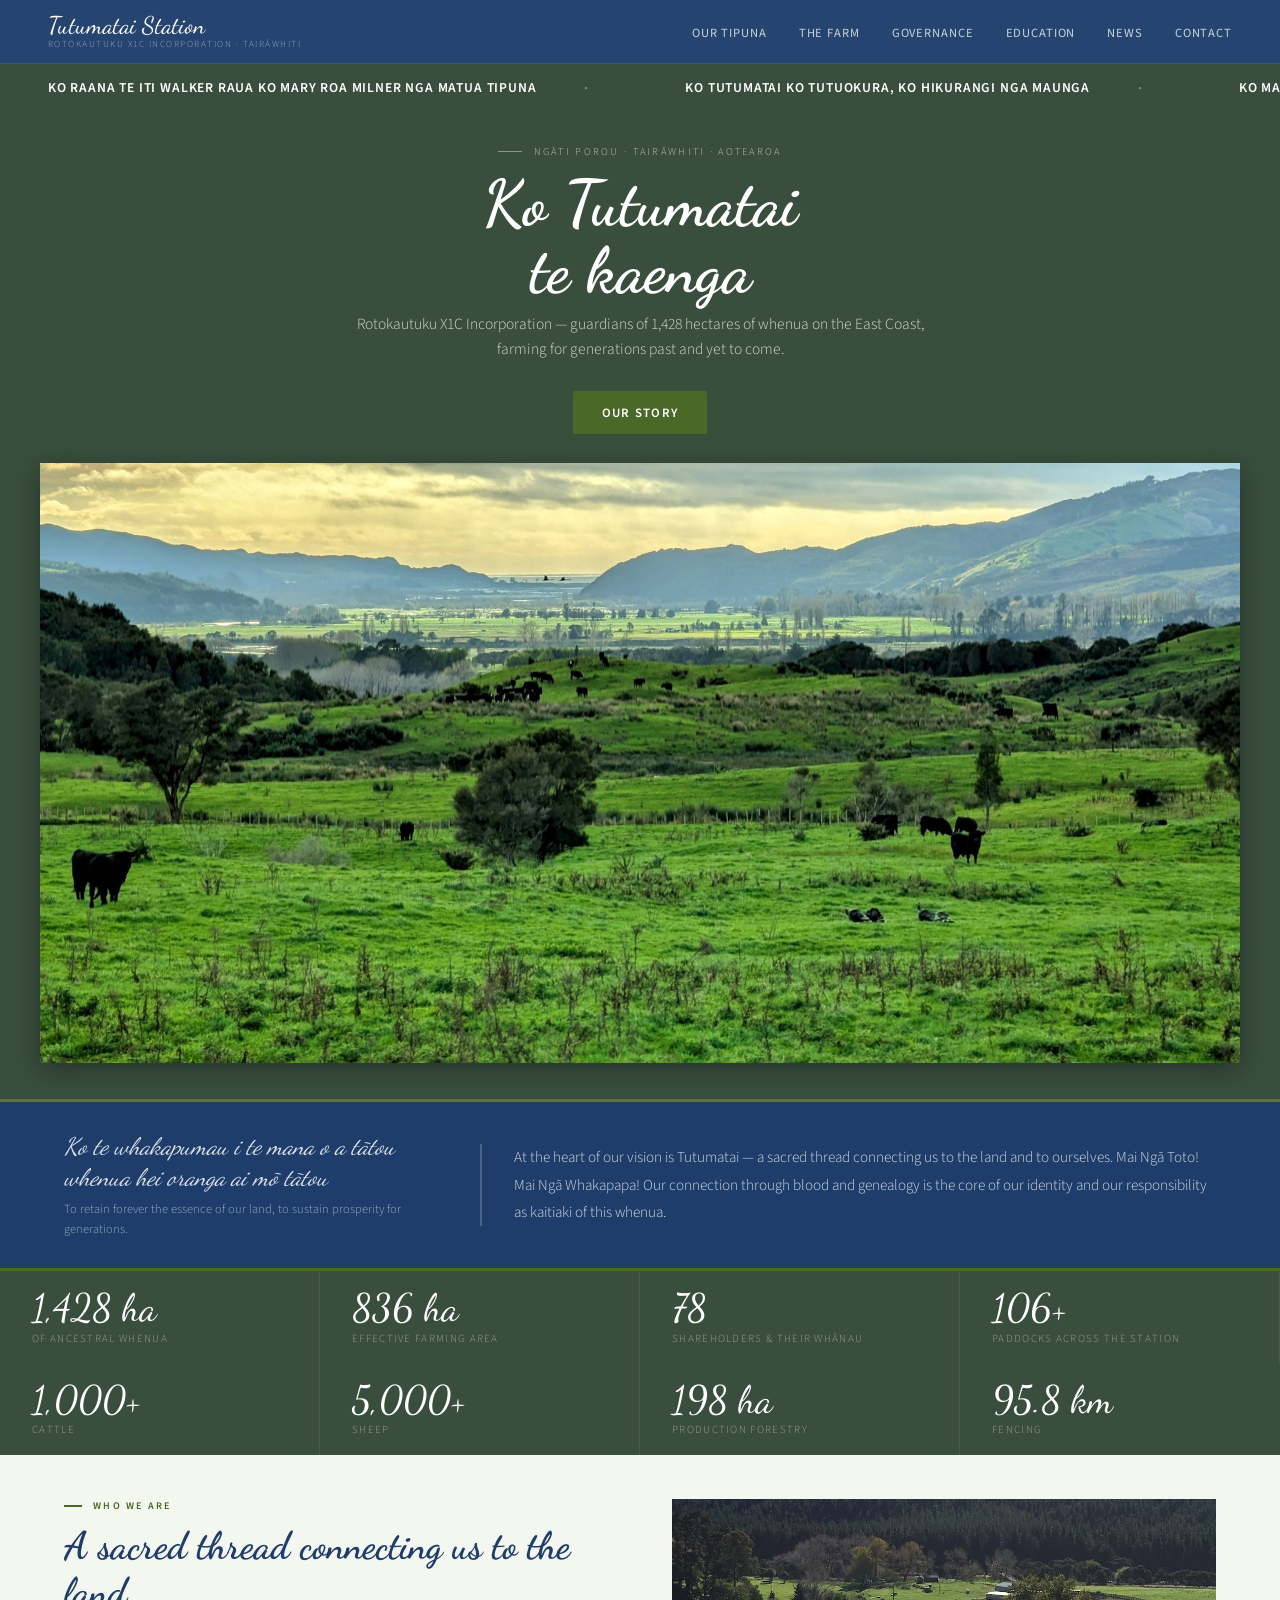
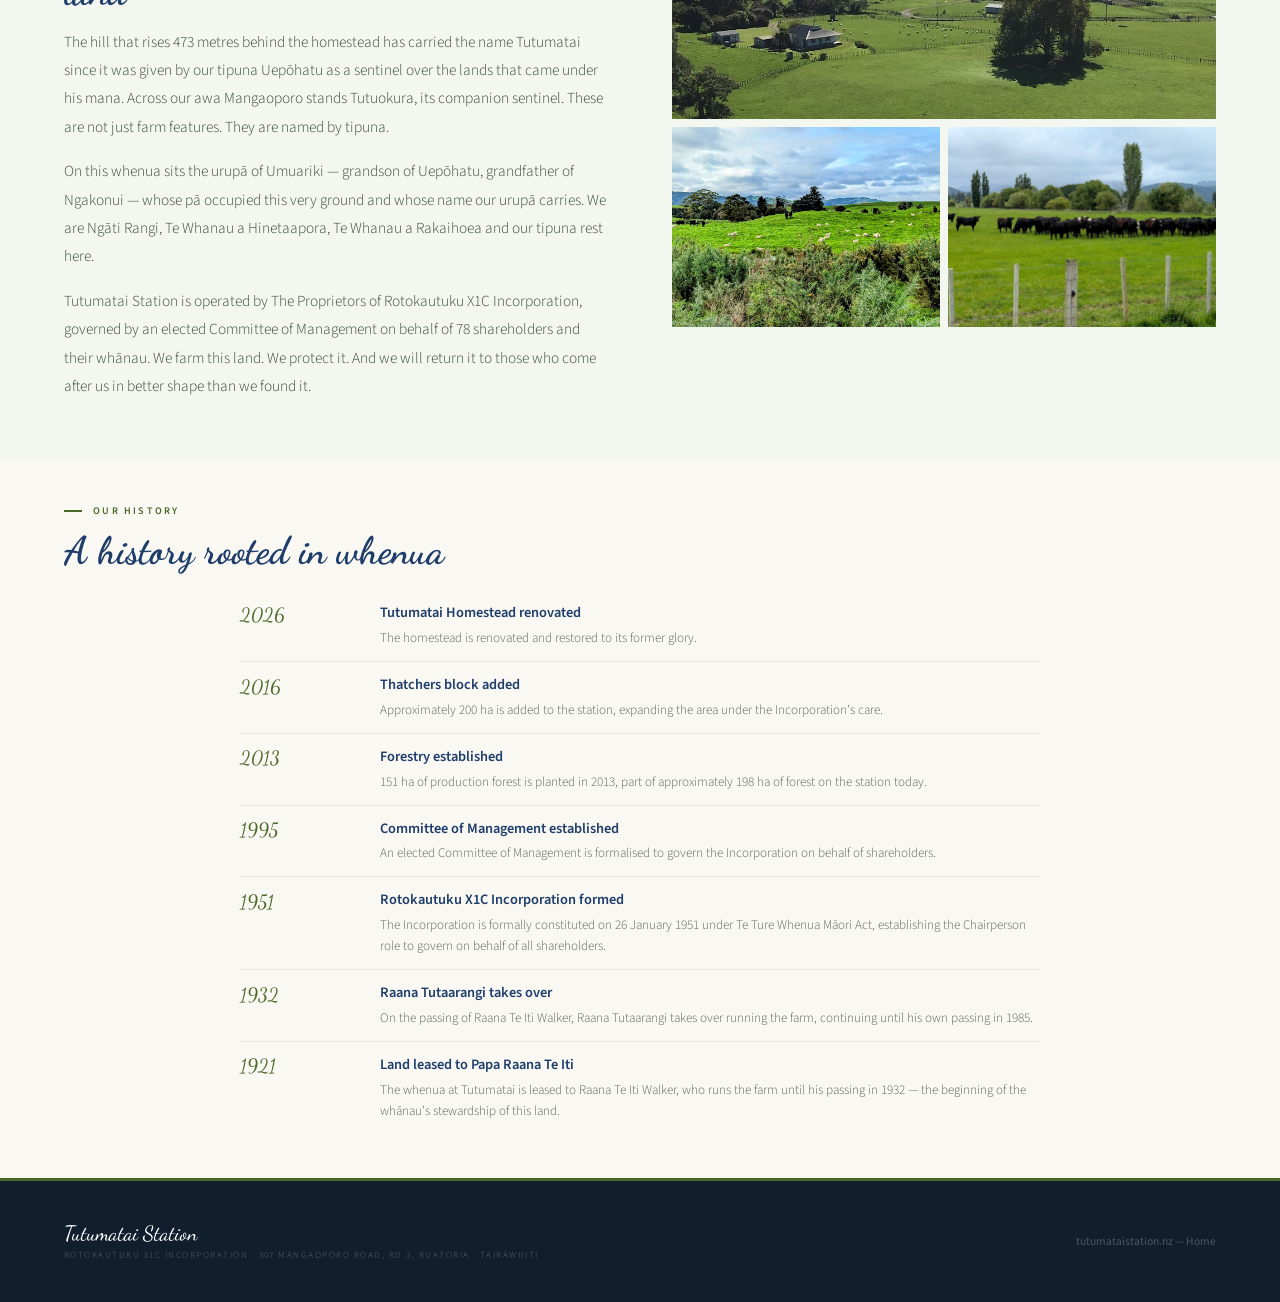
<file: index.html>
<!DOCTYPE html>
<html lang="en">
<head>
<meta charset="UTF-8">
<meta name="description" content="Tutumatai Station — Rotokautuku X1C Incorporation, guardians of 1,428 ha of ancestral whenua near Ruatoria, Tairāwhiti."><meta name="viewport" content="width=device-width,initial-scale=1.0">
<title>Tutumatai Station — Rotokautuku X1C Incorporation</title>
<link rel="icon" href="/favicon.ico" sizes="any">
<link rel="icon" type="image/png" href="/favicon-32.png">
<link rel="apple-touch-icon" href="/apple-touch-icon.png">
<link href="https://fonts.googleapis.com/css2?family=Dancing+Script:wght@600;700&family=Source+Sans+3:ital,wght@0,300;0,400;0,600;1,400&display=swap" rel="stylesheet">
<link rel="stylesheet" href="/styles.css">
<style>
.hero{position:relative;display:flex;align-items:flex-end;overflow:hidden;}
.hero-img{position:absolute;inset:0;background-size:cover;background-position:center center;}
.hero-img::after{content:'';position:absolute;inset:0;background:linear-gradient(to bottom,rgba(0,0,0,0.05) 0%,rgba(0,0,0,0.45) 100%);}
.hero-content{position:relative;z-index:2;padding:0 4rem 4.5rem;max-width:800px;animation:fadeUp 1s ease both;}
@keyframes fadeUp{from{opacity:0;transform:translateY(24px);}to{opacity:1;transform:translateY(0);}}
.eyebrow{font-size:0.65rem;letter-spacing:0.22em;text-transform:uppercase;color:rgba(255,255,255,0.65);margin-bottom:0.7rem;display:flex;align-items:center;gap:0.7rem;font-weight:300;}
.eyebrow::before{content:'';display:block;width:24px;height:1px;background:rgba(255,255,255,0.4);}
.hero h1{font-family:'Dancing Script',cursive;font-size:clamp(2.2rem,5vw,4.2rem);color:white;line-height:1.05;text-shadow:0 2px 20px rgba(0,0,0,0.3);margin-bottom:0.5rem;}
.hero-sub{color:rgba(255,255,255,0.78);font-size:0.97rem;font-weight:300;max-width:500px;line-height:1.6;}
.hero-identity{position:absolute;bottom:2.8rem;right:3rem;z-index:3;text-align:right;}
.hero-identity .sname{font-family:'Dancing Script',cursive;font-size:2.2rem;color:white;text-shadow:0 2px 12px rgba(0,0,0,0.4);}
.hero-identity .ssub{font-size:0.7rem;letter-spacing:0.12em;text-transform:uppercase;color:rgba(255,255,255,0.72);font-weight:300;margin-top:0.2rem;}
.hero-identity .saddr{font-size:0.66rem;color:rgba(255,255,255,0.55);font-weight:300;margin-top:0.1rem;}
.ctas{display:flex;gap:1rem;align-items:center;margin-top:1.8rem;flex-wrap:wrap;}
.btn-p{background:var(--pasture);color:white;padding:0.8rem 1.8rem;font-family:'Source Sans 3',sans-serif;font-size:0.8rem;font-weight:600;letter-spacing:0.1em;text-transform:uppercase;text-decoration:none;border-radius:2px;}
.btn-g{color:rgba(255,255,255,0.82);font-size:0.8rem;letter-spacing:0.1em;text-transform:uppercase;text-decoration:none;display:flex;align-items:center;gap:0.4rem;}
.btn-g::after{content:'→';}
.section.sky{background:var(--light-sky);}
.lead,.body-p{color:var(--text-mid);font-size:0.96rem;line-height:1.85;font-weight:300;max-width:700px;margin-bottom:1rem;}
.stats-strip{background:#394e3d;display:grid;grid-template-columns:repeat(4,1fr);border-top:3px solid var(--pasture);}
.stat{padding:1.1rem 2rem;border-right:1px solid rgba(255,255,255,0.08);}
.stat:last-child{border-right:none;}
.stat-num{font-family:'Dancing Script',cursive;font-size:2.4rem;color:white;line-height:1;margin-bottom:0.2rem;}
.stat-label{font-size:0.68rem;letter-spacing:0.12em;text-transform:uppercase;color:rgba(255,255,255,0.45);font-weight:300;}
.ticker{background:#394e3d;overflow:hidden;padding:0.9rem 0;}
.ticker-inner{display:flex;animation:ticker 50s linear infinite;white-space:nowrap;width:max-content;}
@keyframes ticker{from{transform:translateX(0);}to{transform:translateX(-50%);}}
.ticker-item{font-size:0.85rem;letter-spacing:0.06em;text-transform:uppercase;color:white;font-weight:600;padding:0 3rem;}
.ticker-item::after{content:'·';margin-left:3rem;color:rgba(255,255,255,0.4);}
.about-grid{display:grid;grid-template-columns:1fr 1fr;gap:4rem;align-items:start;max-width:1200px;margin:0 auto;}
.photo-stack{display:grid;grid-template-columns:1fr 1fr;gap:8px;}
.photo-stack img{width:100%;height:200px;object-fit:cover;display:block;}
.photo-stack img.tall{grid-column:1/-1;height:220px;}
.ph-wrap{position:relative;background:#2a3a2a;}
.ph-wrap img{display:block;width:100%;height:100%;object-fit:cover;}
.ph-label{position:absolute;inset:0;display:flex;align-items:center;justify-content:center;flex-direction:column;gap:6px;opacity:0;}
.ph-wrap img[data-src],.ph-wrap img:not([src]){opacity:0;}
.zones{display:grid;grid-template-columns:1fr 1fr;gap:2px;max-width:1100px;margin:2rem auto 0;}
.zone{padding:2.5rem;}
.zone.pub{background:white;}
.zone.priv{background:var(--sky-dark);}
.zone-badge{display:inline-block;font-size:0.58rem;letter-spacing:0.18em;text-transform:uppercase;padding:0.28rem 0.7rem;margin-bottom:1.2rem;font-weight:600;border-radius:1px;}
.zone.pub .zone-badge{background:var(--pasture);color:white;}
.zone.priv .zone-badge{background:rgba(255,255,255,0.12);color:rgba(255,255,255,0.75);}
.zone h3{font-family:'Dancing Script',cursive;font-size:1.5rem;margin-bottom:0.5rem;}
.zone.pub h3{color:var(--sky-dark);}
.zone.priv h3{color:white;}
.zone-desc{font-size:0.84rem;line-height:1.6;margin-bottom:1.4rem;font-weight:300;}
.zone.pub .zone-desc{color:var(--text-mid);}
.zone.priv .zone-desc{color:rgba(255,255,255,0.6);}
.page-list{list-style:none;display:flex;flex-direction:column;gap:0.5rem;}
.page-list li{display:flex;align-items:center;gap:0.6rem;font-size:0.82rem;}
.page-list li::before{content:'';display:block;width:5px;height:5px;border-radius:50%;flex-shrink:0;}
.zone.pub .page-list li{color:var(--text-mid);}
.zone.pub .page-list li::before{background:var(--pasture);}
.zone.priv .page-list li{color:rgba(255,255,255,0.75);}
.zone.priv .page-list li::before{background:rgba(255,255,255,0.3);}
.page-list a{color:inherit;text-decoration:none;}
.values-grid{display:grid;grid-template-columns:repeat(3,1fr);gap:1.5rem;margin-top:2rem;}
.val-card{background:white;border-top:3px solid var(--pasture);padding:1.8rem;}
.val-card h3{font-family:'Dancing Script',cursive;font-size:1.3rem;color:var(--sky-dark);margin-bottom:0.5rem;}
.val-card p{font-size:0.82rem;color:var(--text-light);line-height:1.65;font-weight:300;}
@media(max-width:768px){
  nav{padding:0 1.2rem;}
  .nav-links{display:none;}
  .nav-hamburger{display:flex;}
  .nav-mobile.open{display:block;}
  .hero-content{padding:0 1.5rem 2.5rem;max-width:100%;}
  .hero-identity{display:none;}
  .stats-strip{grid-template-columns:1fr 1fr;}
  .stat{padding:1.2rem 1rem;}
  .about-grid{grid-template-columns:1fr;gap:2rem;}
  .photo-stack{grid-template-columns:1fr;}
  .photo-stack img.tall{height:200px;}
  .zones{grid-template-columns:1fr;}
  .values-grid{grid-template-columns:1fr;}
  .section{padding:2rem 1.25rem;}
  footer{flex-direction:column;gap:1rem;padding:2rem 1.5rem;text-align:center;}
}
@media(max-width:480px){
  .hero h1{font-size:2rem;}
  .stats-strip{grid-template-columns:1fr 1fr;}
  .stat{padding:1rem 0.8rem;}
  .stat-num{font-size:1.6rem;}
}
.val-reo{font-family:'Dancing Script',cursive;color:var(--pasture);font-size:1.05rem;margin:-0.4rem 0 0.5rem;letter-spacing:0.02em;}
.vision-band{background:var(--sky-dark);padding:1.8rem 4rem;display:grid;grid-template-columns:1fr 2fr;gap:3rem;align-items:center;border-top:3px solid var(--pasture-light);}
.vision-te-reo{font-family:'Dancing Script',cursive;font-size:1.5rem;color:rgba(255,255,255,0.85);line-height:1.3;font-style:italic;}
.vision-translation{color:rgba(255,255,255,0.55);font-size:0.78rem;line-height:1.6;font-weight:300;margin-top:0.4rem;}
.vision-body{color:rgba(255,255,255,0.8);font-size:0.95rem;line-height:1.8;font-weight:300;border-left:2px solid rgba(255,255,255,0.2);padding-left:2rem;}
.land-blocks{display:grid;grid-template-columns:repeat(3,1fr);gap:1px;background:rgba(74,104,40,0.12);border:1px solid rgba(74,104,40,0.12);max-width:1200px;margin:2rem auto 0;}
.land-block{background:white;padding:1.6rem;}
.land-block-num{font-family:'Dancing Script',cursive;font-size:2.2rem;color:var(--pasture);line-height:1;margin-bottom:0.2rem;}
.land-block-label{font-size:0.8rem;font-weight:600;color:var(--sky-dark);margin-bottom:0.3rem;}
.land-block-desc{font-size:0.75rem;color:var(--text-light);line-height:1.5;font-weight:300;}
@media(max-width:900px){.land-blocks{grid-template-columns:1fr 1fr;}}
@media(max-width:768px){.vision-band{grid-template-columns:1fr;padding:2rem 1.5rem;gap:1.5rem;}.vision-body{border-left:none;padding-left:0;border-top:1px solid rgba(255,255,255,0.2);padding-top:1rem;}.land-blocks{grid-template-columns:1fr;}}
.tl{display:flex;flex-direction:column;gap:0;max-width:800px;margin:1rem auto 0;}
.tl-item{display:grid;grid-template-columns:120px 1fr;gap:1.25rem;padding:0.75rem 0;border-bottom:1px solid rgba(74,104,40,0.12);}
.tl-item:last-child{border-bottom:none;}
.tl-year{font-family:'Dancing Script',cursive;font-size:1.2rem;color:var(--pasture);line-height:1.1;padding-top:0.1rem;white-space:nowrap;}
.tl-content h4{font-size:0.9rem;font-weight:600;color:var(--sky-dark);margin-bottom:0.3rem;}
.tl-content p{font-size:0.82rem;color:var(--text-light);line-height:1.6;font-weight:300;}
@media(max-width:768px){.tl-item{grid-template-columns:80px 1fr;gap:1rem;}}
</style>
</head>
<body>

<!-- ✏️ NAV — do not edit structure -->
<nav>
  <a href="/index.html" class="nav-logo">Tutumatai Station<span>Rotokautuku X1C Incorporation · Tairāwhiti</span></a>
  <ul class="nav-links">
    <li><a href="/about.html">Our Tipuna</a></li>
    <li><a href="/farm.html">The Farm</a></li>
    <li><a href="/governance.html">Governance</a></li>
    <li><a href="/education.html">Education</a></li>
    <li><a href="/news.html">News</a></li>
    <li><a href="/contact.html">Contact</a></li>
  </ul>
  <button class="nav-hamburger" id="hamburger" aria-label="Menu">
    <span></span><span></span><span></span>
  </button>
</nav>
<div class="nav-mobile" id="mobileNav">
  <a href="/about.html">Our Tipuna</a>
  <a href="/farm.html">The Farm</a>
  <a href="/governance.html">Governance</a>
  <a href="/education.html">Education</a>
  <a href="/news.html">News</a>
  <a href="/contact.html">Contact</a>
</div>

<!-- ✏️ Pepeha ticker — edit lines between span tags -->
<div class="ticker" style="margin-top:64px;">
  <div class="ticker-inner">
    <span class="ticker-item">Ko Raana Te Iti Walker raua ko Mary Roa Milner nga matua tipuna</span>
    <span class="ticker-item">Ko Tutumatai ko Tutuokura, ko Hikurangi nga maunga</span>
    <span class="ticker-item">Ko Mangaoporo, Ko Waiapu nga awa</span>
    <span class="ticker-item">Ko Rotokautuku te whenua</span>
    <span class="ticker-item">Ko Umuariki te urupa</span>
    <span class="ticker-item">Ko Tutumatai te kaenga</span>
    <span class="ticker-item">Ko Horouta te waka</span>
    <span class="ticker-item">Ko Ngati Rangi, Ko Te Whanau a Rakaihoea, ko Te Whanau a Hinetaapora nga hapu</span>
    <span class="ticker-item">Ko Ngati Porou te iwi</span>
    <span class="ticker-item">Ko Raana Te Iti Walker raua ko Mary Roa Milner nga matua tipuna</span>
    <span class="ticker-item">Ko Tutumatai ko Tutuokura, ko Hikurangi nga maunga</span>
    <span class="ticker-item">Ko Mangaoporo, Ko Waiapu nga awa</span>
    <span class="ticker-item">Ko Rotokautuku te whenua</span>
    <span class="ticker-item">Ko Umuariki te urupa</span>
    <span class="ticker-item">Ko Tutumatai te kaenga</span>
    <span class="ticker-item">Ko Horouta te waka</span>
    <span class="ticker-item">Ko Ngati Rangi, Ko Te Whanau a Rakaihoea, ko Te Whanau a Hinetaapora nga hapu</span>
    <span class="ticker-item">Ko Ngati Porou te iwi</span>
  </div>
</div>

<!-- ✏️ Hero photo: change home-hero.jpg to swap -->
<section class="framed-hero" style="margin-top:0;">
  <div class="eyebrow">Ngāti Porou · Tairāwhiti · Aotearoa</div>
  <h1>Ko Tutumatai<br>te kaenga</h1>
  <p class="hero-sub">Rotokautuku X1C Incorporation — guardians of 1,428 hectares of whenua on the East Coast, farming for generations past and yet to come.</p>
  <div class="ctas">
      <a href="/about.html" class="btn-p">Our Story</a>
    </div>
  <img src="/images/home-hero-web.jpg?v=20261015a" class="fh-photo" alt="The valley at Tutumatai Station" style="object-position:center center;">
</section>

<!-- ✏️ GREEN BANNER (vision) — sits directly under the hero -->
<div class="vision-band">
  <div>
    <div class="vision-te-reo">Ko te whakapumau i te mana o a tātou whenua hei oranga ai mō tātou</div>
    <div class="vision-translation">To retain forever the essence of our land, to sustain prosperity for generations.</div>
  </div>
  <div class="vision-body">
    At the heart of our vision is Tutumatai — a sacred thread connecting us to the land and to ourselves. Mai Ngā Toto! Mai Ngā Whakapapa! Our connection through blood and genealogy is the core of our identity and our responsibility as kaitiaki of this whenua.
  </div>
</div>

<!-- ✏️ Stats — change numbers and labels -->
<div class="stats-strip">
  <div class="stat"><div class="stat-num">1,428 ha</div><div class="stat-label">Of ancestral whenua</div></div>
  <div class="stat"><div class="stat-num">836 ha</div><div class="stat-label">Effective farming area</div></div>
  <div class="stat"><div class="stat-num">78</div><div class="stat-label">Shareholders &amp; their whānau</div></div>
  <div class="stat"><div class="stat-num">106+</div><div class="stat-label">Paddocks across the station</div></div>
  <div class="stat"><div class="stat-num">1,000+</div><div class="stat-label">Cattle</div></div>
  <div class="stat"><div class="stat-num">5,000+</div><div class="stat-label">Sheep</div></div>
  <div class="stat"><div class="stat-num">198 ha</div><div class="stat-label">Production forestry</div></div>
  <div class="stat"><div class="stat-num">95.8 km</div><div class="stat-label">Fencing</div></div>
</div>

<!-- ✏️ About section text -->
<section class="section">
  <div class="about-grid">
    <div>
      <div class="sec-label">Who we are</div>
      <h2>A sacred thread connecting us to the land</h2>
      <p class="body-p">The hill that rises 473 metres behind the homestead has carried the name Tutumatai since it was given by our tipuna Uepōhatu as a sentinel over the lands that came under his mana. Across our awa Mangaoporo stands Tutuokura, its companion sentinel. These are not just farm features. They are named by tipuna.</p>
      <p class="body-p">On this whenua sits the urupā of Umuariki — grandson of Uepōhatu, grandfather of Ngakonui — whose pā occupied this very ground and whose name our urupā carries. We are Ngāti Rangi, Te Whanau a Hinetaapora, Te Whanau a Rakaihoea and our tipuna rest here.</p>
      <p class="body-p">Tutumatai Station is operated by The Proprietors of Rotokautuku X1C Incorporation, governed by an elected Committee of Management on behalf of 78 shareholders and their whānau. We farm this land. We protect it. And we will return it to those who come after us in better shape than we found it.</p>
    </div>
    <!-- ✏️ Home about photos: home-1.jpg (tall), home-2.jpg (bottom left), home-3.jpg (bottom right) -->
    <div class="photo-stack">
      <img src="/images/home-3.jpg" alt="Station landscape" class="tall"
           onerror="this.outerHTML='<div class=\'ph-wrap tall\' style=\'height:220px;grid-column:1/-1;background:#2a3a2a;display:flex;align-items:center;justify-content:center;\'><span style=\'font-family:monospace;font-size:0.65rem;color:rgba(255,255,255,0.5);padding:0.3rem 0.6rem;background:rgba(0,0,0,0.4);border-radius:2px;\'>home-3.jpg</span></div>'">
      <img src="/images/home-2.jpg" alt="Cattle on the station"
           onerror="this.outerHTML='<div style=\'height:200px;background:#2a3a2a;display:flex;align-items:center;justify-content:center;\'><span style=\'font-family:monospace;font-size:0.65rem;color:rgba(255,255,255,0.5);padding:0.3rem 0.6rem;background:rgba(0,0,0,0.4);border-radius:2px;\'>home-2.jpg</span></div>'">
      <img src="/images/home-1.jpg" alt="Cattle at dusk"
           onerror="this.outerHTML='<div style=\'height:200px;background:#2a3a2a;display:flex;align-items:center;justify-content:center;\'><span style=\'font-family:monospace;font-size:0.65rem;color:rgba(255,255,255,0.5);padding:0.3rem 0.6rem;background:rgba(0,0,0,0.4);border-radius:2px;\'>home-1.jpg</span></div>'">
    </div>
  </div>
</section>

<!-- ✏️ HISTORY TIMELINE — the whenua (moved from Our Tipuna) -->
<section class="section cream">
  <div class="inner">
    <div class="sec-label">Our history</div>
    <h2>A history rooted in whenua</h2>
    <div class="tl">
      <div class="tl-item"><div class="tl-year">2026</div><div class="tl-content"><h4>Tutumatai Homestead renovated</h4><p>The homestead is renovated and restored to its former glory.</p></div></div>
      <div class="tl-item"><div class="tl-year">2016</div><div class="tl-content"><h4>Thatchers block added</h4><p>Approximately 200 ha is added to the station, expanding the area under the Incorporation’s care.</p></div></div>
      <div class="tl-item"><div class="tl-year">2013</div><div class="tl-content"><h4>Forestry established</h4><p>151 ha of production forest is planted in 2013, part of approximately 198 ha of forest on the station today.</p></div></div>
      <div class="tl-item"><div class="tl-year">1995</div><div class="tl-content"><h4>Committee of Management established</h4><p>An elected Committee of Management is formalised to govern the Incorporation on behalf of shareholders.</p></div></div>
      <div class="tl-item"><div class="tl-year">1951</div><div class="tl-content"><h4>Rotokautuku X1C Incorporation formed</h4><p>The Incorporation is formally constituted on 26 January 1951 under Te Ture Whenua Māori Act, establishing the Chairperson role to govern on behalf of all shareholders.</p></div></div>
      <div class="tl-item"><div class="tl-year">1932</div><div class="tl-content"><h4>Raana Tutaarangi takes over</h4><p>On the passing of Raana Te Iti Walker, Raana Tutaarangi takes over running the farm, continuing until his own passing in 1985.</p></div></div>
      <div class="tl-item"><div class="tl-year">1921</div><div class="tl-content"><h4>Land leased to Papa Raana Te Iti</h4><p>The whenua at Tutumatai is leased to Raana Te Iti Walker, who runs the farm until his passing in 1932 — the beginning of the whānau’s stewardship of this land.</p></div></div>
    </div>
  </div>
</section>

<footer>
  <div class="logo">Tutumatai Station<span>Rotokautuku X1C Incorporation · 307 Mangaoporo Road, RD 3, Ruatoria · Tairāwhiti</span></div>
  <p>tutumataistation.nz — Home</p>
</footer>

<script>
const btn = document.getElementById('hamburger');
const mob = document.getElementById('mobileNav');
btn.addEventListener('click', () => mob.classList.toggle('open'));
document.querySelectorAll('.nav-mobile a').forEach(a => a.addEventListener('click', () => mob.classList.remove('open')));
</script>
</body>
</html>
</file>
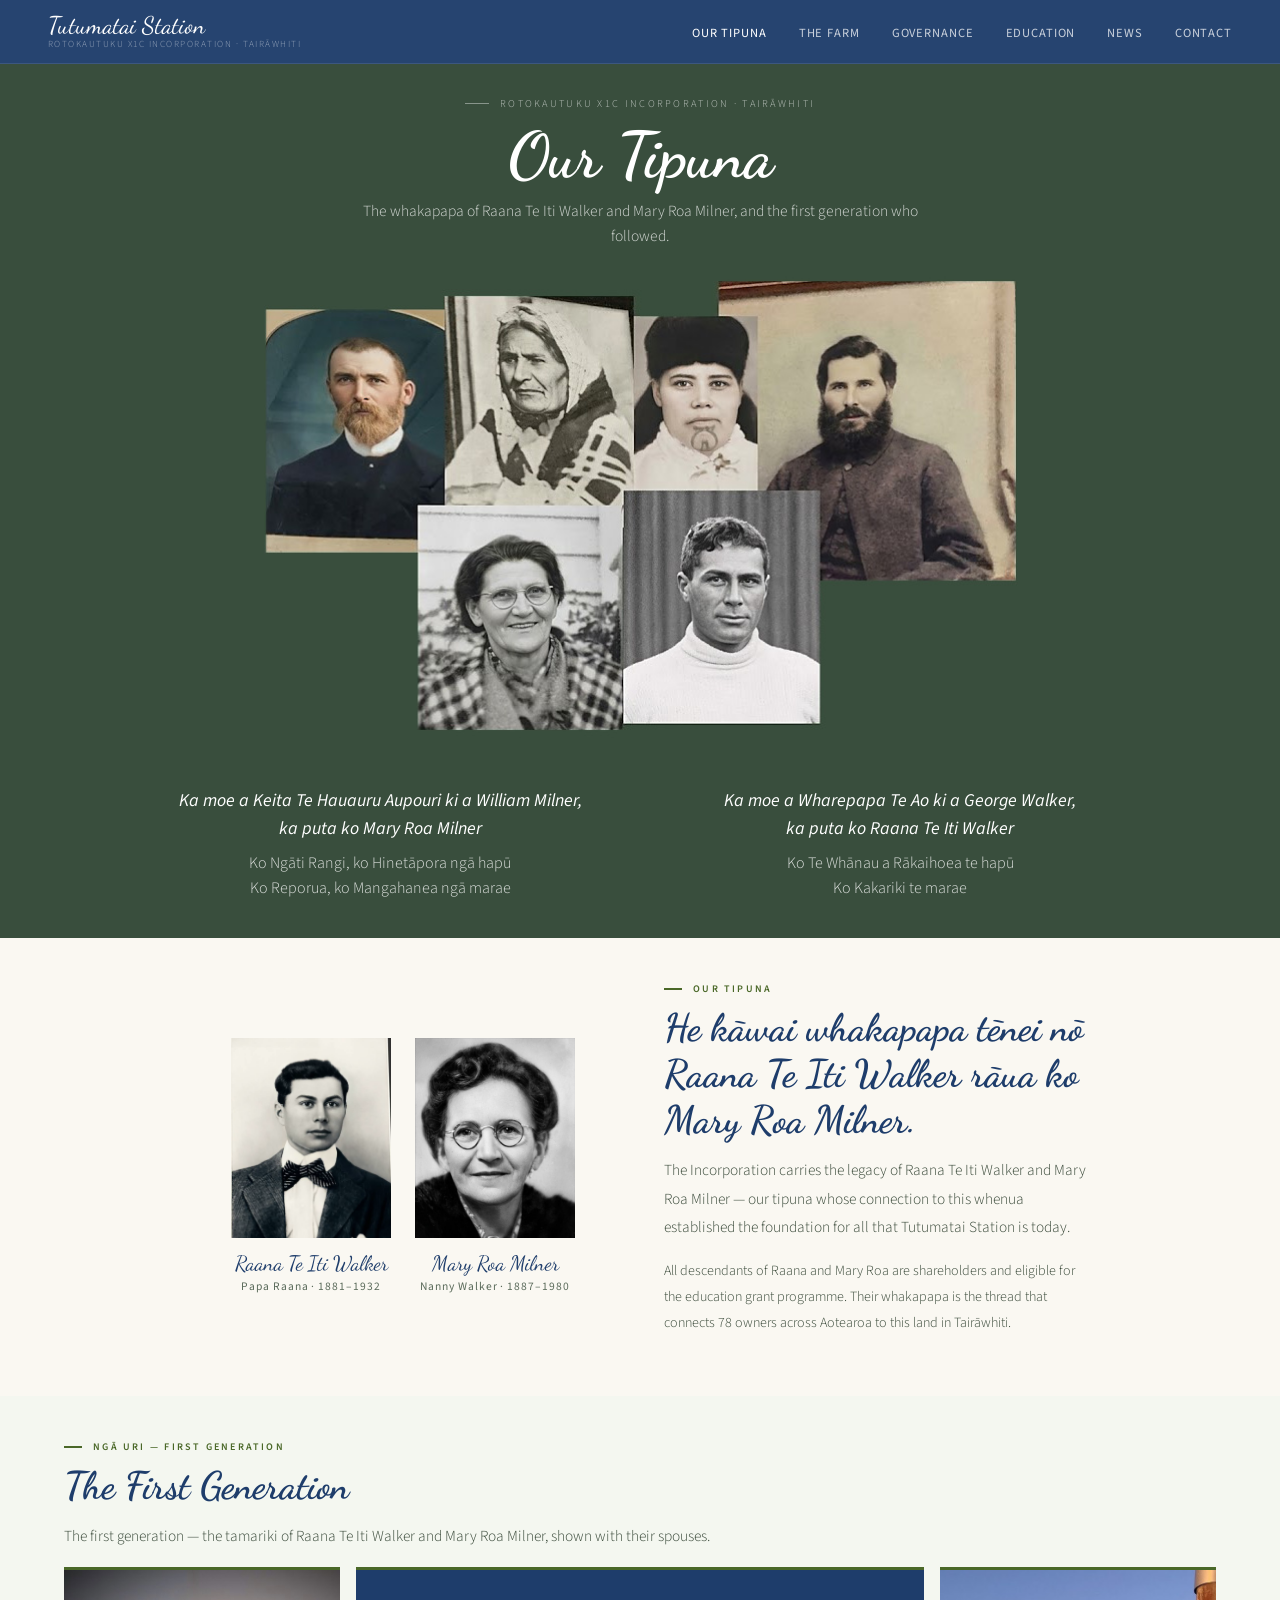
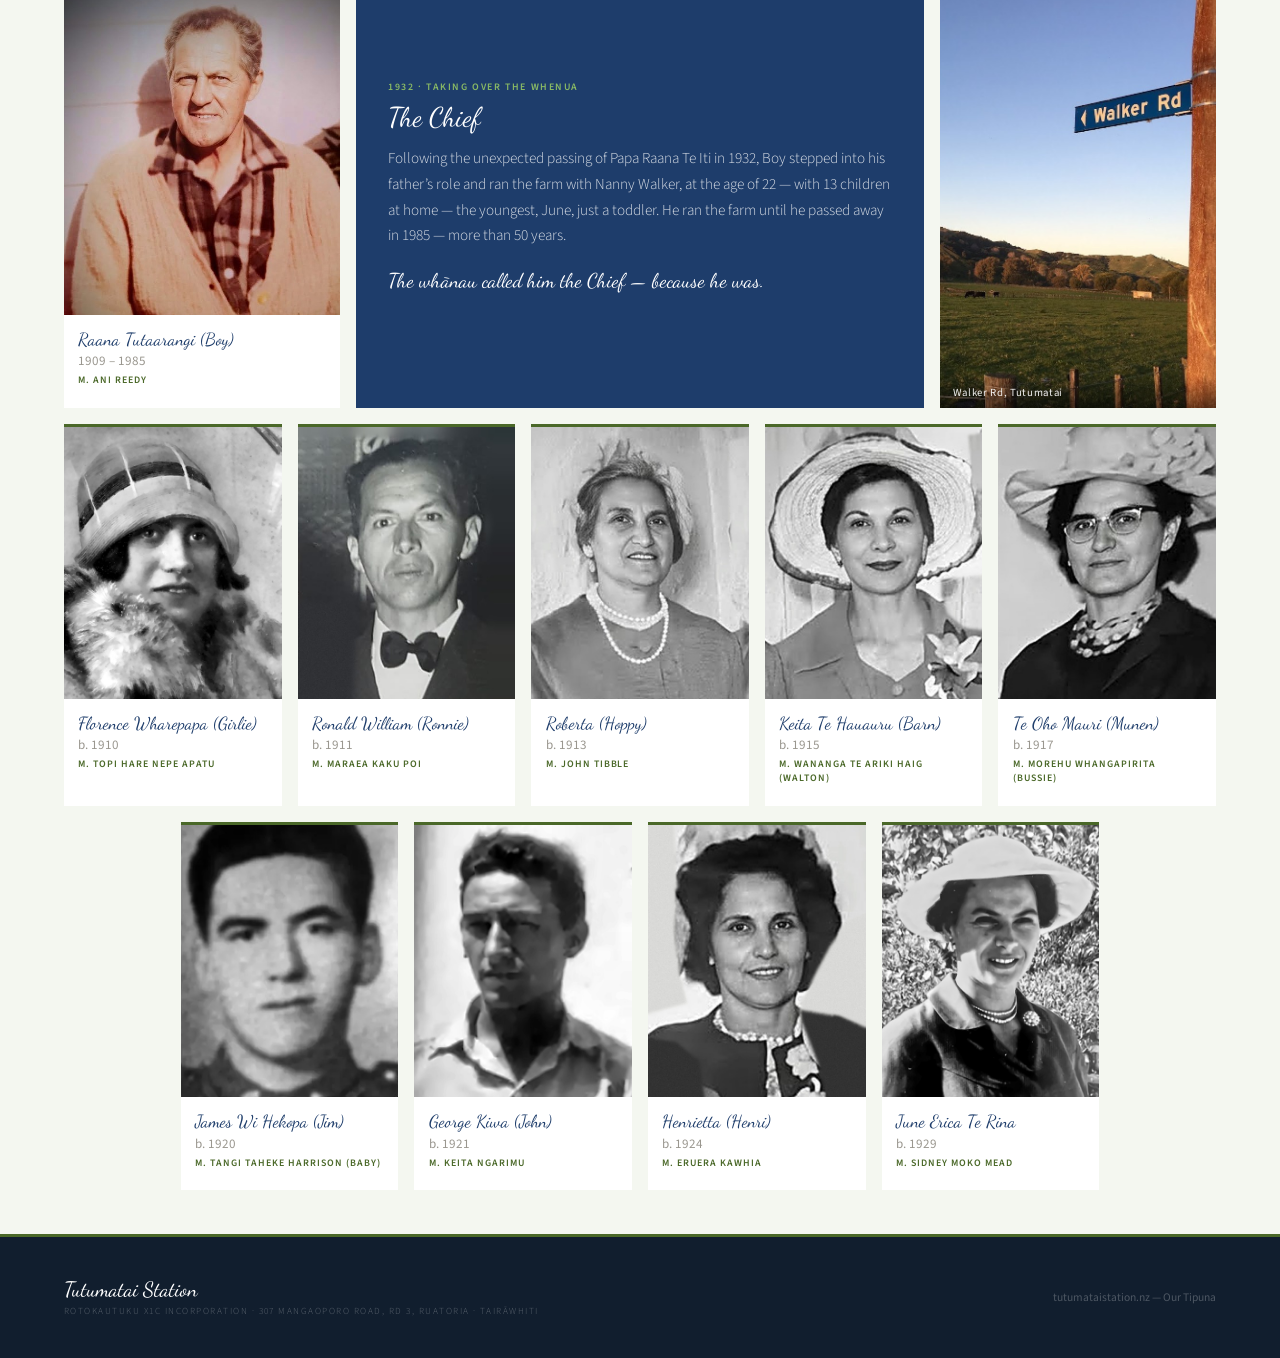
<file: about.html>
<!DOCTYPE html>
<html lang="en">
<head>
<meta charset="UTF-8">
<meta name="description" content="Our tipuna — the whakapapa of Raana Te Iti Walker and Mary Roa Milner, and the first generation of Tutumatai Station."><meta name="viewport" content="width=device-width,initial-scale=1.0">
<title>Our Tipuna — Tutumatai Station</title>
<link rel="icon" href="/favicon.ico" sizes="any">
<link rel="icon" type="image/png" href="/favicon-32.png">
<link rel="apple-touch-icon" href="/apple-touch-icon.png">
<link href="https://fonts.googleapis.com/css2?family=Dancing+Script:wght@600;700&family=Source+Sans+3:ital,wght@0,300;0,400;0,600;1,400&display=swap" rel="stylesheet">
<link rel="stylesheet" href="/styles.css">
<style>
.tipuna-hero{margin-top:64px;background:#394e3d;color:white;padding:2rem 2rem 2.25rem;text-align:center;}
.th-head{max-width:1000px;margin:0 auto 1.5rem;}
.th-head .eyebrow{justify-content:center;}
.tipuna-hero h1{font-family:'Dancing Script',cursive;font-size:clamp(2.2rem,5vw,4.2rem);color:white;line-height:1.05;}
.th-sub{color:rgba(255,255,255,0.78);font-size:0.97rem;font-weight:300;max-width:560px;line-height:1.6;margin:0.6rem auto 0;}
.th-img{display:block;width:100%;max-width:800px;height:auto;margin:0 auto;}
.th-whakapapa{display:grid;grid-template-columns:1fr 1fr;gap:2.5rem;max-width:1000px;margin:2rem auto 0;}
.th-whakapapa p{color:rgba(255,255,255,0.82);font-size:1rem;font-weight:300;line-height:1.6;}
.th-whakapapa p.th-lead{color:white;font-size:1.12rem;font-weight:400;font-style:italic;margin-bottom:0.4rem;}
@media(max-width:700px){.tipuna-hero{padding:2rem 1rem 2.5rem;}.th-whakapapa{grid-template-columns:1fr;gap:1.5rem;}}
.hero{margin-top:64px;position:relative;display:flex;align-items:flex-end;overflow:hidden;}
.hero-img{position:absolute;inset:0;background-size:cover;background-position:center center;}
.hero-img::after{content:'';position:absolute;inset:0;background:linear-gradient(to bottom,rgba(0,0,0,0.05) 0%,rgba(0,0,0,0.45) 100%);}
.hero-content{position:relative;z-index:2;padding:0 4rem 3rem;}
.eyebrow{font-size:0.65rem;letter-spacing:0.22em;text-transform:uppercase;color:rgba(255,255,255,0.65);margin-bottom:0.7rem;display:flex;align-items:center;gap:0.7rem;font-weight:300;}
.eyebrow::before{content:'';display:block;width:24px;height:1px;background:rgba(255,255,255,0.4);}
.hero h1{font-family:'Dancing Script',cursive;font-size:clamp(2.2rem,5vw,4.2rem);color:white;line-height:1.05;text-shadow:0 2px 20px rgba(0,0,0,0.3);margin-bottom:0.5rem;}
.hero-sub{color:rgba(255,255,255,0.78);font-size:0.97rem;font-weight:300;max-width:500px;line-height:1.6;}
.section.sky{background:var(--light-sky);}
.lead{color:var(--text-mid);font-size:0.96rem;line-height:1.85;font-weight:300;max-width:700px;margin-bottom:1rem;}
.founders{display:grid;grid-template-columns:1fr 1fr;gap:3rem;align-items:center;max-width:900px;margin:0 auto;}
.founder-photos{display:flex;gap:1.5rem;justify-content:center;}
.founder-card{text-align:center;}
.founder-img{width:160px;height:200px;object-fit:cover;object-position:center top;filter:grayscale(20%);display:block;margin:0 auto 0.8rem;}
.founder-ph{width:160px;height:200px;background:#2a3a2a;display:flex;align-items:center;justify-content:center;margin:0 auto 0.8rem;}
.founder-ph span{font-family:monospace;font-size:0.6rem;color:rgba(255,255,255,0.5);background:rgba(0,0,0,0.4);padding:0.2rem 0.4rem;border-radius:2px;text-align:center;}
.founder-card .fname{font-family:'Dancing Script',cursive;font-size:1.3rem;color:var(--sky-dark);}
.founder-card .fdates{font-size:0.72rem;color:var(--text-light);letter-spacing:0.08em;margin-top:0.1rem;}
.strand-title{font-family:'Dancing Script',cursive;font-size:1.5rem;color:var(--sky-dark);margin:2.5rem 0 0.3rem;}
.strand-sub{font-size:0.78rem;color:var(--text-light);font-weight:300;margin-bottom:0.5rem;}
.tl{display:flex;flex-direction:column;gap:0;max-width:800px;margin:1rem auto 0;}
.tl-item{display:grid;grid-template-columns:120px 1fr;gap:1.25rem;padding:0.75rem 0;border-bottom:1px solid rgba(74,104,40,0.12);}
.tl-item:last-child{border-bottom:none;}
.tl-year{font-family:'Dancing Script',cursive;font-size:1.2rem;color:var(--pasture);line-height:1.1;padding-top:0.1rem;white-space:nowrap;}
.tl-content h4{font-size:0.9rem;font-weight:600;color:var(--sky-dark);margin-bottom:0.3rem;}
.tl-content p{font-size:0.82rem;color:var(--text-light);line-height:1.6;font-weight:300;}
@media(max-width:768px){
  nav{padding:0 1.2rem;}
  .nav-links{display:none;}
  .nav-hamburger{display:flex;}
  .nav-mobile.open{display:block;}
  .hero-content{padding:0 1.5rem 2rem;}
  .section{padding:2rem 1.25rem;}
  .founders{grid-template-columns:1fr;gap:2rem;}
  .founder-photos{flex-wrap:wrap;}
  .tl-item{grid-template-columns:80px 1fr;gap:1rem;}
  footer{flex-direction:column;gap:1rem;padding:2rem 1.5rem;text-align:center;}
}
@media(max-width:480px){
  .founder-photos{flex-direction:column;align-items:center;}
}
.com-grid{display:grid;grid-template-columns:repeat(4,1fr);gap:1rem;margin-top:0;}
.person-card{background:white;border-top:3px solid var(--pasture);overflow:hidden;}
.person-photo{width:100%;aspect-ratio:4/5;object-fit:cover;object-position:center;display:block;}
.person-photo-ph{width:100%;aspect-ratio:4/5;background:linear-gradient(135deg,#2a3a2a,#1a2a1a);display:flex;flex-direction:column;align-items:center;justify-content:center;gap:4px;}
.person-photo-ph span{font-family:monospace;font-size:0.58rem;color:rgba(255,255,255,0.5);background:rgba(0,0,0,0.4);padding:0.15rem 0.4rem;border-radius:2px;text-align:center;max-width:90%;word-break:break-all;}
.person-body{padding:0.9rem;}
.person-name{font-family:'Dancing Script',cursive;font-size:1.1rem;color:var(--sky-dark);margin-bottom:0.1rem;line-height:1.2;}
.person-role{font-size:0.62rem;letter-spacing:0.1em;text-transform:uppercase;color:var(--pasture);font-weight:600;margin-bottom:0.4rem;}
  .g1-featured{display:grid;grid-template-columns:repeat(4,1fr);gap:1rem;margin-bottom:1rem;align-items:stretch}
  .g1-featured .boy-feature{grid-column:span 2;}
  .boy-feature .bf-quote{margin-top:0.9rem;font-family:'Dancing Script',cursive;font-size:1.25rem;color:#fff;}
  .g1-row{display:flex;flex-wrap:wrap;justify-content:center;gap:1rem;}
  .g1-row > .person-card{flex:0 0 calc((100% - 4rem) / 5);}
  @media(max-width:900px){.g1-row > .person-card{flex-basis:calc((100% - 1rem) / 2);}}
  .wr-photo{margin:0;position:relative;border-top:3px solid var(--pasture);overflow:hidden;}
  .wr-photo img{width:100%;height:100%;object-fit:cover;object-position:62% 40%;display:block;}
  .wr-photo figcaption{position:absolute;left:0;right:0;bottom:0;padding:0.5rem 0.8rem;font-size:0.68rem;letter-spacing:0.06em;color:rgba(255,255,255,0.92);background:linear-gradient(to top,rgba(0,0,0,0.5),transparent);}
  .g1-dates{color:#9a978f;font-size:0.82rem;margin:2px 0 3px;}
  .g1-feature-text{background:#fff;border:1px solid #e6e3da;border-radius:8px;padding:20px 22px;display:flex;align-items:center;color:#6b6b63;font-style:italic;line-height:1.6}
@media(max-width:900px){.com-grid{grid-template-columns:repeat(3,1fr);}}
@media(max-width:768px){.com-grid{grid-template-columns:repeat(2,1fr);}}
@media(max-width:900px){.g1-featured{grid-template-columns:repeat(2,1fr)}.g1-featured .boy-feature{grid-column:1 / -1;order:-1;}}
.boy-feature{font-style:normal;background:var(--sky-dark);border-top:3px solid var(--pasture);display:flex;flex-direction:column;justify-content:center;padding:1.6rem 2rem;}
.bf-eyebrow{font-size:0.62rem;letter-spacing:0.16em;text-transform:uppercase;color:rgba(150,200,100,0.9);font-weight:600;margin-bottom:0.5rem;}
.bf-title{font-family:'Dancing Script',cursive;font-size:1.7rem;color:#fff;line-height:1.15;margin-bottom:0.8rem;}
.boy-feature p{color:rgba(255,255,255,0.82);font-style:normal;font-size:0.95rem;font-weight:300;line-height:1.7;margin:0;}
@media(max-width:760px){</style>
</head>
<body>

<nav>
  <a href="/index.html" class="nav-logo">Tutumatai Station<span>Rotokautuku X1C Incorporation · Tairāwhiti</span></a>
  <ul class="nav-links">
    <li><a href="/about.html" class="active">Our Tipuna</a></li>
    <li><a href="/farm.html">The Farm</a></li>
    <li><a href="/governance.html">Governance</a></li>
    <li><a href="/education.html">Education</a></li>
    <li><a href="/news.html">News</a></li>
    <li><a href="/contact.html">Contact</a></li>
  </ul>
  <button class="nav-hamburger" id="hamburger" aria-label="Menu"><span></span><span></span><span></span></button>
</nav>
<div class="nav-mobile" id="mobileNav">
  <a href="/about.html" class="active">Our Tipuna</a>
  <a href="/farm.html">The Farm</a>
  <a href="/governance.html">Governance</a>
  <a href="/education.html">Education</a>
  <a href="/news.html">News</a>
  <a href="/contact.html">Contact</a>
</div>

<!-- ✏️ Hero: tipuna-hero.jpg (tipuna portrait collage) + whakapapa text. Green #394e3d matches the photo background -->
<section class="tipuna-hero">
  <div class="th-head">
    <div class="eyebrow">Rotokautuku X1C Incorporation · Tairāwhiti</div>
    <h1>Our Tipuna</h1>
    <p class="th-sub">The whakapapa of Raana Te Iti Walker and Mary Roa Milner, and the first generation who followed.</p>
  </div>
  <img src="/images/tipuna-hero.jpg" srcset="/images/tipuna-hero.jpg 1x, /images/tipuna-hero@2x.jpg 2x" alt="Portraits of our tipuna" class="th-img" width="798" height="481">
  <div class="th-whakapapa">
    <div class="th-line">
      <p class="th-lead">Ka moe a Keita Te Hauauru Aupouri ki a William Milner,<br>ka puta ko Mary Roa Milner</p>
      <p>Ko Ngāti Rangi, ko Hinetāpora ngā hapū</p>
      <p>Ko Reporua, ko Mangahanea ngā marae</p>
    </div>
    <div class="th-line">
      <p class="th-lead">Ka moe a Wharepapa Te Ao ki a George Walker,<br>ka puta ko Raana Te Iti Walker</p>
      <p>Ko Te Whānau a Rākaihoea te hapū</p>
      <p>Ko Kakariki te marae</p>
    </div>
  </div>
</section>

<!-- ✏️ Tipuna section — about-1.jpg = Raana Te Iti Walker · about-2.jpg = Mary Roa Milner -->
<section class="section cream">
  <div class="inner">
    <div class="founders">
      <div class="founder-photos">
        <div class="founder-card">
          <img src="/images/about-1.jpg" alt="Raana Te Iti Walker" class="founder-img"
               onerror="this.outerHTML='<div class=\'founder-ph\'><span>about-1.jpg</span></div>'">
          <div class="fname">Raana Te Iti Walker</div>
          <div class="fdates">Papa Raana · 1881–1932</div>
        </div>
        <div class="founder-card">
          <img src="/images/about-2.jpg" alt="Mary Roa Milner" class="founder-img"
               onerror="this.outerHTML='<div class=\'founder-ph\'><span>about-2.jpg</span></div>'">
          <div class="fname">Mary Roa Milner</div>
          <div class="fdates">Nanny Walker · 1887–1980</div>
        </div>
      </div>
      <div>
        <div class="sec-label">Our tipuna</div>
        <h2>He kāwai whakapapa tēnei nō Raana Te Iti Walker rāua ko Mary Roa Milner.</h2>
        <p class="lead">The Incorporation carries the legacy of Raana Te Iti Walker and Mary Roa Milner — our tipuna whose connection to this whenua established the foundation for all that Tutumatai Station is today.</p>
        <p class="lead" style="font-size:0.88rem;">All descendants of Raana and Mary Roa are shareholders and eligible for the education grant programme. Their whakapapa is the thread that connects 78 owners across Aotearoa to this land in Tairāwhiti.</p>
      </div>
    </div>
  </div>
</section>

<a id="first-generation"></a>
<!-- ✏️ FIRST GENERATION (G1) — children of Raana & Mary Roa.
     Upload g1-1.jpg … g1-8.jpg to images/ and replace the [G1 name] text. Two rows of four, eldest first. -->
<section class="section">
  <div class="inner">
    <div class="sec-label">Ngā uri — First Generation</div>
    <h2>The First Generation</h2>
    <p class="lead">The first generation — the tamariki of Raana Te Iti Walker and Mary Roa Milner, shown with their spouses.</p>

    <div class="g1-featured">
      <div class="person-card">
        <img src="/images/g1-1.jpg?v=20261014b" class="person-photo" alt="Raana Tutaarangi"
             onerror="this.outerHTML='<div class=\'person-photo-ph\'><span>g1-1.jpg</span></div>'">
        <div class="person-body">
          <div class="person-name">Raana Tutaarangi (Boy)</div>
          <div class="g1-dates">1909 – 1985</div>
          <div class="person-role">m. Ani Reedy</div>
        </div>
      </div>
      <div class="boy-feature">
          <div class="bf-eyebrow">1932 · Taking over the whenua</div>
          <div class="bf-title">The Chief</div>
          <p>Following the unexpected passing of Papa Raana Te Iti in 1932, Boy stepped into his father&rsquo;s role and ran the farm with Nanny Walker, at the age of 22 — with 13 children at home — the youngest, June, just a toddler. He ran the farm until he passed away in 1985 — more than 50 years.</p>
          <p class="bf-quote">The whānau called him the Chief — because he was.</p>
      </div>
      <figure class="wr-photo">
        <img src="/images/walker-rd.jpg?v=20261014a" alt="Walker Rd sign beside the paddocks at Tutumatai">
        <figcaption>Walker Rd, Tutumatai</figcaption>
      </figure>
    </div>

    <div class="com-grid g1-row">

      <div class="person-card">
        <img src="/images/g1-10.jpg?v=20261023b" class="person-photo" alt="Florence Wharepapa (Girlie)"
             onerror="this.outerHTML='<div class=\'person-photo-ph\'><span>g1-10.jpg</span></div>'">
        <div class="person-body">
          <div class="person-name">Florence Wharepapa (Girlie)</div>
          <div class="g1-dates">b. 1910</div>
          <div class="person-role">m. Topi Hare Nepe Apatu</div>
        </div>
      </div>

      <div class="person-card">
        <img src="/images/g1-2.jpg?v=20261014b" class="person-photo" alt="Ronald William (Ronnie)"
             onerror="this.outerHTML='<div class=\'person-photo-ph\'><span>g1-2.jpg</span></div>'">
        <div class="person-body">
          <div class="person-name">Ronald William (Ronnie)</div>
          <div class="g1-dates">b. 1911</div>
          <div class="person-role">m. Maraea Kaku Poi</div>
        </div>
      </div>

      <div class="person-card">
        <img src="/images/g1-3.jpg?v=20261014b" class="person-photo" alt="Roberta (Hoppy)"
             onerror="this.outerHTML='<div class=\'person-photo-ph\'><span>g1-3.jpg</span></div>'">
        <div class="person-body">
          <div class="person-name">Roberta (Hoppy)</div>
          <div class="g1-dates">b. 1913</div>
          <div class="person-role">m. John Tibble</div>
        </div>
      </div>

      <div class="person-card">
        <img src="/images/g1-4.jpg?v=20261014b" class="person-photo" alt="Keita Te Hauauru (Barn)"
             onerror="this.outerHTML='<div class=\'person-photo-ph\'><span>g1-4.jpg</span></div>'">
        <div class="person-body">
          <div class="person-name">Keita Te Hauauru (Barn)</div>
          <div class="g1-dates">b. 1915</div>
          <div class="person-role">m. Wananga Te Ariki Haig (Walton)</div>
        </div>
      </div>

      <div class="person-card">
        <img src="/images/g1-5.jpg?v=20261014b" class="person-photo" alt="Te Oho Mauri (Munen)"
             onerror="this.outerHTML='<div class=\'person-photo-ph\'><span>g1-5.jpg</span></div>'">
        <div class="person-body">
          <div class="person-name">Te Oho Mauri (Munen)</div>
          <div class="g1-dates">b. 1917</div>
          <div class="person-role">m. Morehu Whangapirita (Bussie)</div>
        </div>
      </div>

      <div class="person-card">
        <img src="/images/g1-6.jpg?v=20261014d" class="person-photo" alt="James Wi Hekopa (Jim)"
             onerror="this.outerHTML='<div class=\'person-photo-ph\'><span>g1-6.jpg</span></div>'">
        <div class="person-body">
          <div class="person-name">James Wi Hekopa (Jim)</div>
          <div class="g1-dates">b. 1920</div>
          <div class="person-role">m. Tangi Taheke Harrison (Baby)</div>
        </div>
      </div>

      <div class="person-card">
        <img src="/images/g1-7.jpg?v=20261014b" class="person-photo" alt="George Kiwa (John)"
             onerror="this.outerHTML='<div class=\'person-photo-ph\'><span>g1-7.jpg</span></div>'">
        <div class="person-body">
          <div class="person-name">George Kiwa (John)</div>
          <div class="g1-dates">b. 1921</div>
          <div class="person-role">m. Keita Ngarimu</div>
        </div>
      </div>

      <div class="person-card">
        <img src="/images/g1-8.jpg?v=20261014b" class="person-photo" alt="Henrietta (Henri)"
             onerror="this.outerHTML='<div class=\'person-photo-ph\'><span>g1-8.jpg</span></div>'">
        <div class="person-body">
          <div class="person-name">Henrietta (Henri)</div>
          <div class="g1-dates">b. 1924</div>
          <div class="person-role">m. Eruera Kawhia</div>
        </div>
      </div>

      <div class="person-card">
        <img src="/images/g1-9.jpg?v=20261021a" class="person-photo" alt="June Erica Te Rina"
             onerror="this.outerHTML='<div class=\'person-photo-ph\'><span>g1-9.jpg</span></div>'">
        <div class="person-body">
          <div class="person-name">June Erica Te Rina</div>
          <div class="g1-dates">b. 1929</div>
          <div class="person-role">m. Sidney Moko Mead</div>
        </div>
      </div>

    </div>
  </div>
</section>

<footer>
  <div class="logo">Tutumatai Station<span>Rotokautuku X1C Incorporation · 307 Mangaoporo Road, RD 3, Ruatoria · Tairāwhiti</span></div>
  <p>tutumataistation.nz — Our Tipuna</p>
</footer>

<script>
const btn = document.getElementById('hamburger');
const mob = document.getElementById('mobileNav');
btn.addEventListener('click', () => mob.classList.toggle('open'));
document.querySelectorAll('.nav-mobile a').forEach(a => a.addEventListener('click', () => mob.classList.remove('open')));
</script>
</body>
</html>
</file>
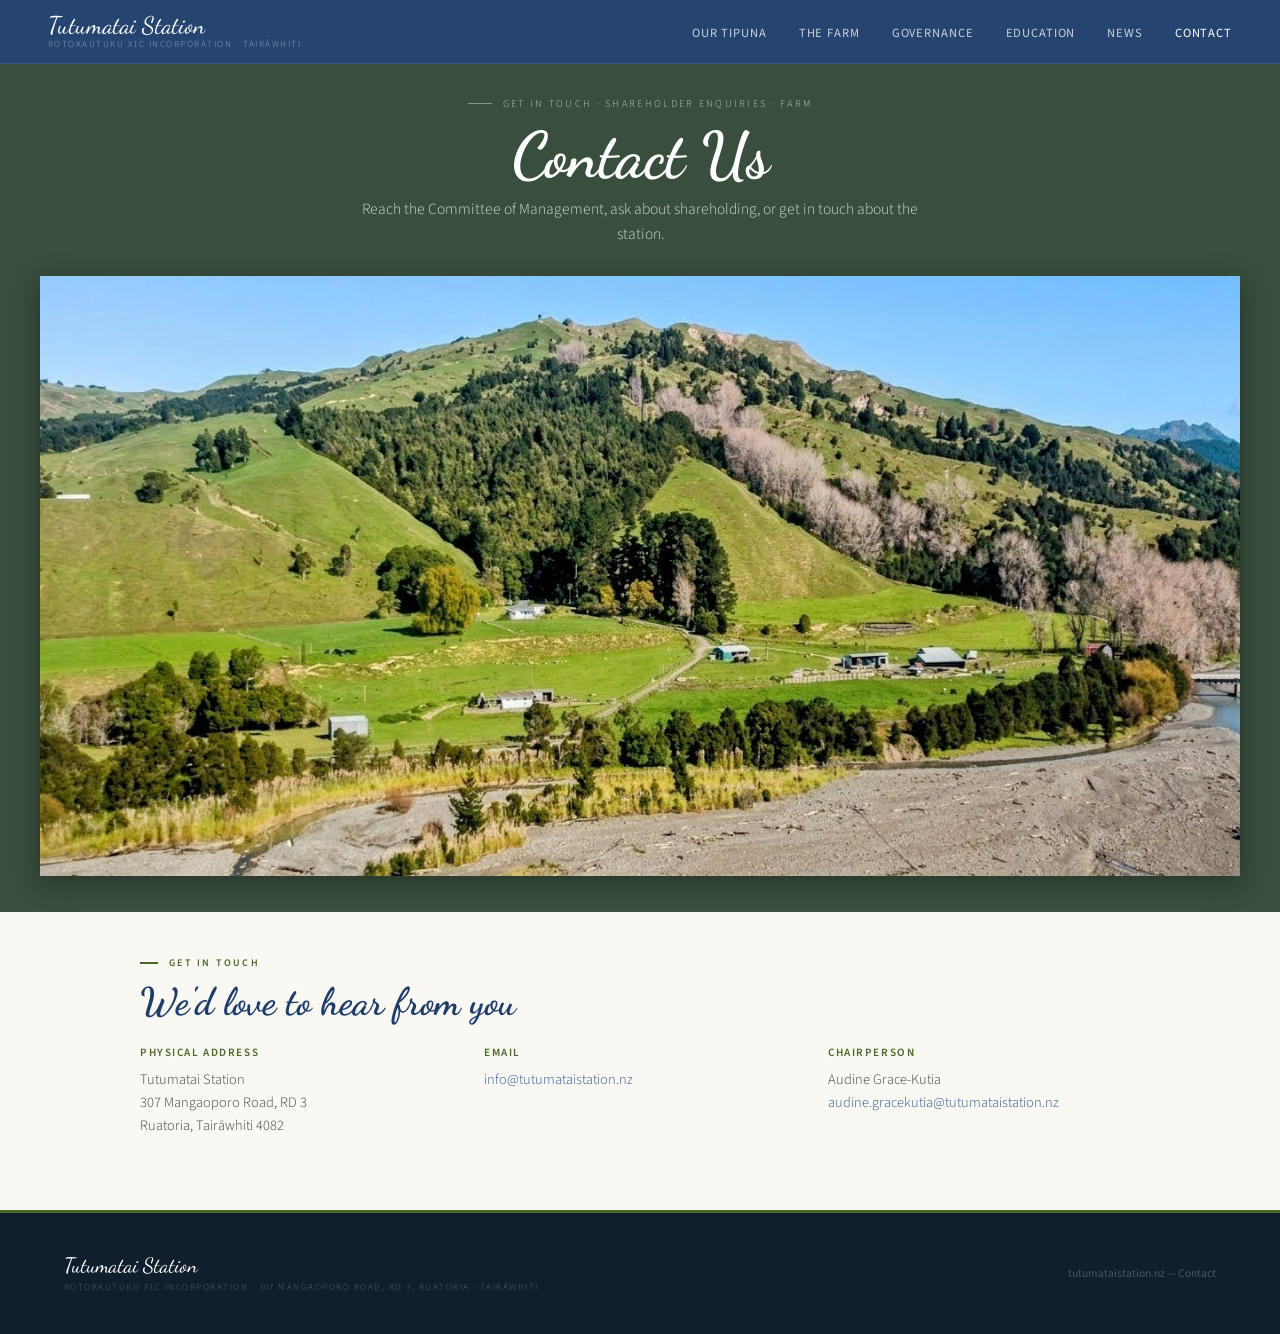
<file: contact.html>
<!DOCTYPE html>
<html lang="en">
<head>
<meta charset="UTF-8">
<meta name="description" content="Contact Tutumatai Station and the Rotokautuku X1C Committee of Management."><meta name="viewport" content="width=device-width,initial-scale=1.0">
<title>Contact — Tutumatai Station</title>
<link rel="icon" href="/favicon.ico" sizes="any">
<link rel="icon" type="image/png" href="/favicon-32.png">
<link rel="apple-touch-icon" href="/apple-touch-icon.png">
<link href="https://fonts.googleapis.com/css2?family=Dancing+Script:wght@600;700&family=Source+Sans+3:ital,wght@0,300;0,400;0,600;1,400&display=swap" rel="stylesheet">
<link rel="stylesheet" href="/styles.css">
<style>
.hero{margin-top:64px;position:relative;display:flex;align-items:flex-end;overflow:hidden;}
.hero-img{position:absolute;inset:0;background-size:cover;background-position:center center;}
.hero-img::after{content:'';position:absolute;inset:0;background:linear-gradient(to bottom,rgba(0,0,0,0.05) 0%,rgba(0,0,0,0.45) 100%);}
.hero-content{position:relative;z-index:2;padding:0 4rem 3rem;}
.eyebrow{font-size:0.65rem;letter-spacing:0.22em;text-transform:uppercase;color:rgba(255,255,255,0.65);margin-bottom:0.7rem;display:flex;align-items:center;gap:0.7rem;font-weight:300;}
.eyebrow::before{content:'';display:block;width:24px;height:1px;background:rgba(255,255,255,0.4);}
.hero h1{font-family:'Dancing Script',cursive;font-size:clamp(2.2rem,5vw,4.2rem);color:white;line-height:1.05;text-shadow:0 2px 20px rgba(0,0,0,0.3);margin-bottom:0.5rem;}
.hero-sub{color:rgba(255,255,255,0.78);font-size:0.97rem;font-weight:300;max-width:500px;line-height:1.6;}
.contact-grid{display:grid;grid-template-columns:1fr;max-width:1000px;margin:0 auto;}
.contact-details{display:grid;grid-template-columns:repeat(3,1fr);gap:2rem;margin-top:1.2rem;}
@media(max-width:768px){.contact-details{grid-template-columns:1fr;gap:0.5rem;}}
.contact-block{margin-bottom:1.8rem;}
.contact-block h4{font-size:0.7rem;letter-spacing:0.14em;text-transform:uppercase;color:var(--pasture);font-weight:600;margin-bottom:0.5rem;}
.contact-block p{font-size:0.9rem;color:var(--text-mid);font-weight:300;line-height:1.6;}
.contact-block a{color:var(--sky);text-decoration:none;}
.map-ph{width:100%;height:280px;background:linear-gradient(135deg,#e8f0f8,#d0e4f0);display:flex;flex-direction:column;align-items:center;justify-content:center;gap:0.5rem;border:1px solid rgba(45,90,150,0.15);}
.contact-form{background:white;padding:2rem;}
.form-row{margin-bottom:1.2rem;}
.form-row label{display:block;font-size:0.72rem;letter-spacing:0.1em;text-transform:uppercase;color:var(--text-light);font-weight:600;margin-bottom:0.4rem;}
.form-row input,.form-row textarea,.form-row select{width:100%;padding:0.7rem 0.9rem;border:1px solid rgba(74,104,40,0.25);font-family:'Source Sans 3',sans-serif;font-size:0.88rem;color:var(--text);background:var(--off-white);font-weight:300;}
.form-row textarea{height:120px;resize:vertical;}
.form-submit{background:var(--pasture);color:white;border:none;padding:0.85rem 2rem;font-family:'Source Sans 3',sans-serif;font-size:0.82rem;font-weight:600;letter-spacing:0.1em;text-transform:uppercase;cursor:pointer;width:100%;}
@media(max-width:768px){
  nav{padding:0 1.2rem;}
  .nav-links{display:none;}
  .nav-hamburger{display:flex;}
  .nav-mobile.open{display:block;}
  .hero-content{padding:0 1.5rem 2rem;}
  .section{padding:2rem 1.25rem;}
  .contact-grid{grid-template-columns:1fr;gap:2.5rem;}
  footer{flex-direction:column;gap:1rem;padding:2rem 1.5rem;text-align:center;}
}
</style>
</head>
<body>

<nav>
  <a href="/index.html" class="nav-logo">Tutumatai Station<span>Rotokautuku X1C Incorporation · Tairāwhiti</span></a>
  <ul class="nav-links">
    <li><a href="/about.html">Our Tipuna</a></li>
    <li><a href="/farm.html">The Farm</a></li>
    <li><a href="/governance.html">Governance</a></li>
    <li><a href="/education.html">Education</a></li>
    <li><a href="/news.html">News</a></li>
    <li><a href="/contact.html" class="active">Contact</a></li>
  </ul>
  <button class="nav-hamburger" id="hamburger" aria-label="Menu"><span></span><span></span><span></span></button>
</nav>
<div class="nav-mobile" id="mobileNav">
  <a href="/about.html">Our Tipuna</a>
  <a href="/farm.html">The Farm</a>
  <a href="/governance.html">Governance</a>
  <a href="/education.html">Education</a>
  <a href="/news.html">News</a>
  <a href="/contact.html" class="active">Contact</a>
</div>

<!-- ✏️ Hero photo: contact-hero.jpg (Walker Rd sign) -->
<section class="framed-hero">
  <div class="eyebrow">Get in touch · Shareholder enquiries · Farm</div>
  <h1>Contact Us</h1>
  <p class="hero-sub">Reach the Committee of Management, ask about shareholding, or get in touch about the station.</p>
  <img src="/images/contact-hero-web.jpg?v=20261015a" class="fh-photo" alt="Walker Rd sign beside the station" style="object-position:center 40%;">
</section>

<section class="section cream">
  <div class="inner">
    <div class="contact-grid">
      <div>
        <div class="sec-label">Get in touch</div>
        <h2>We'd love to hear from you</h2>
        <!-- ✏️ Update contact details below -->
        <div class="contact-details">
        <div class="contact-block">
          <h4>Physical address</h4>
          <p>Tutumatai Station<br>307 Mangaoporo Road, RD 3<br>Ruatoria, Tairāwhiti 4082</p>
        </div>
        <div class="contact-block">
          <h4>Email</h4>
          <p><a href="mailto:info@tutumataistation.nz">info@tutumataistation.nz</a></p>
        </div>
        <div class="contact-block">
          <h4>Chairperson</h4>
          <p>Audine Grace-Kutia<br><a href="mailto:audine.gracekutia@tutumataistation.nz">audine.gracekutia@tutumataistation.nz</a></p>
        </div>
      </div>
        </div>
    </div>
  </div>
</section>


<footer>
  <div class="logo">Tutumatai Station<span>Rotokautuku X1C Incorporation · 307 Mangaoporo Road, RD 3, Ruatoria · Tairāwhiti</span></div>
  <p>tutumataistation.nz — Contact</p>
</footer>

<script>
const btn = document.getElementById('hamburger');
const mob = document.getElementById('mobileNav');
btn.addEventListener('click', () => mob.classList.toggle('open'));
document.querySelectorAll('.nav-mobile a').forEach(a => a.addEventListener('click', () => mob.classList.remove('open')));
</script>
</body>
</html>
</file>
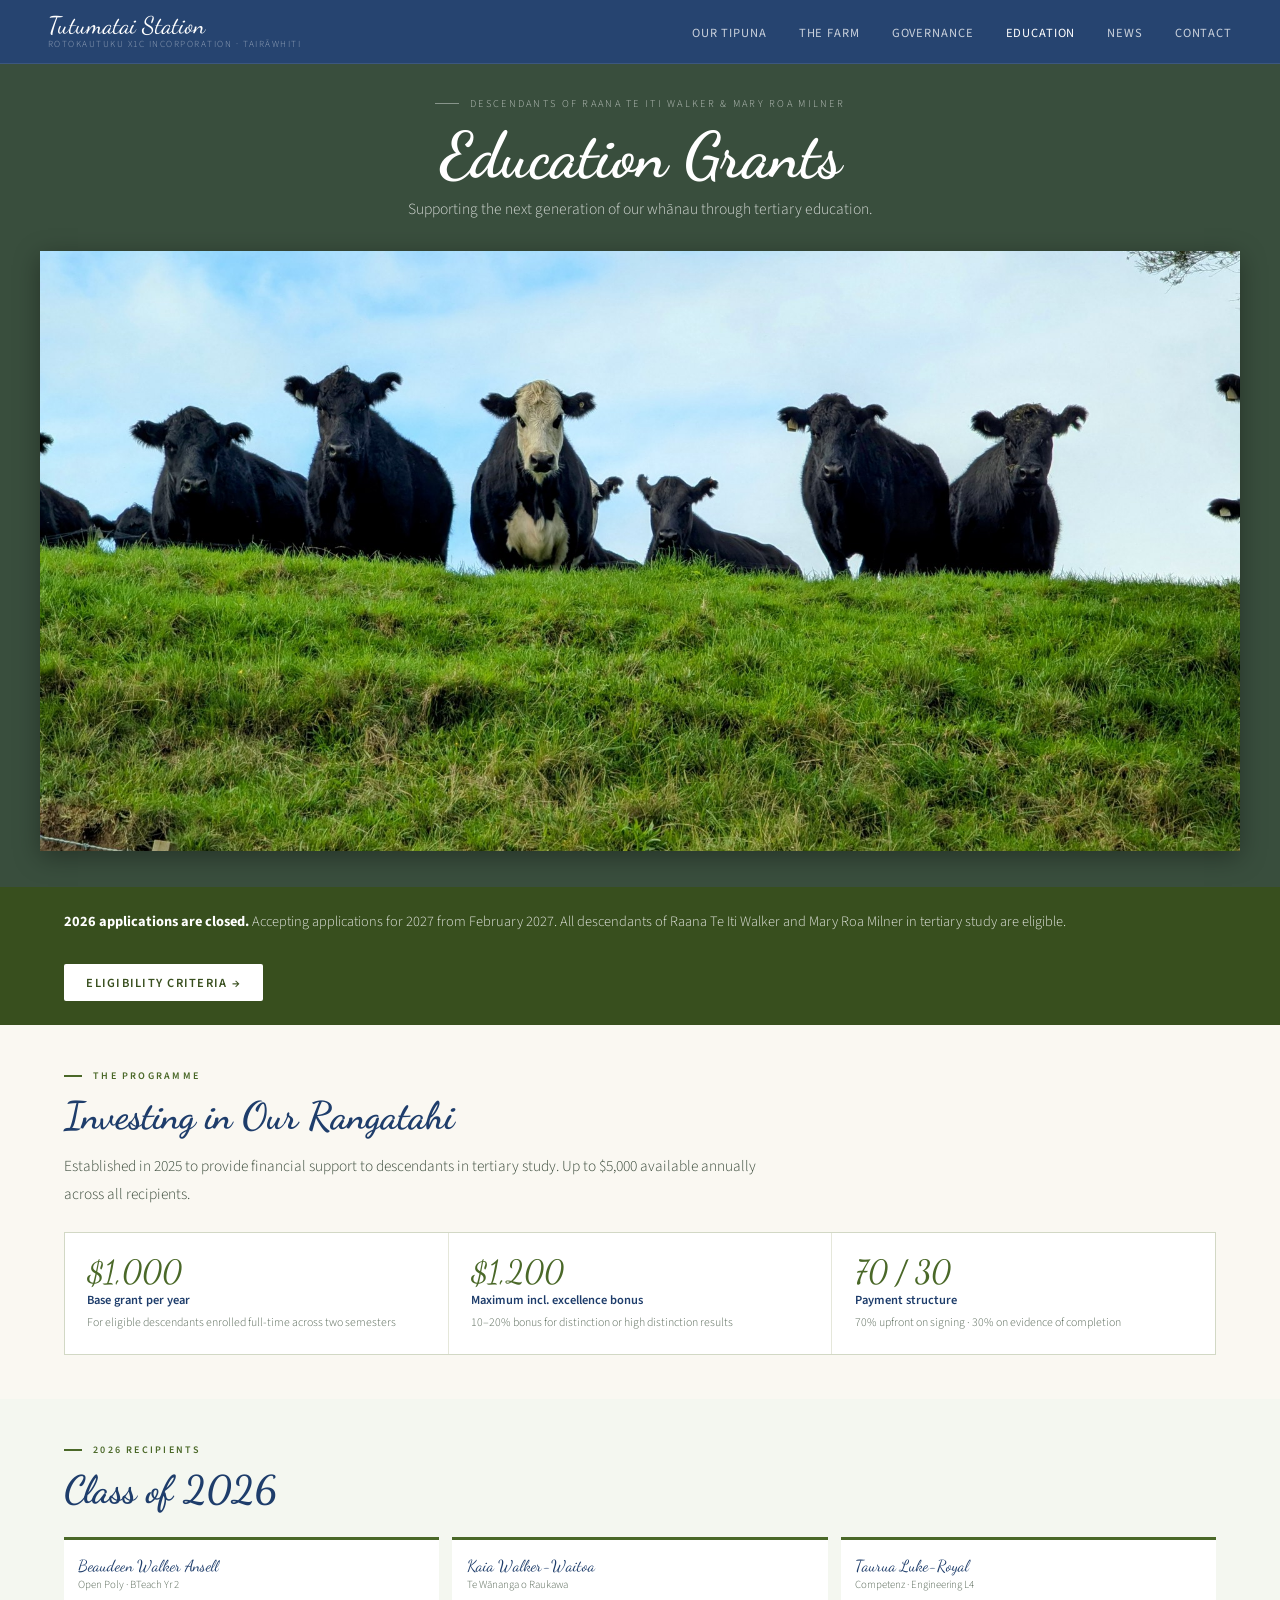
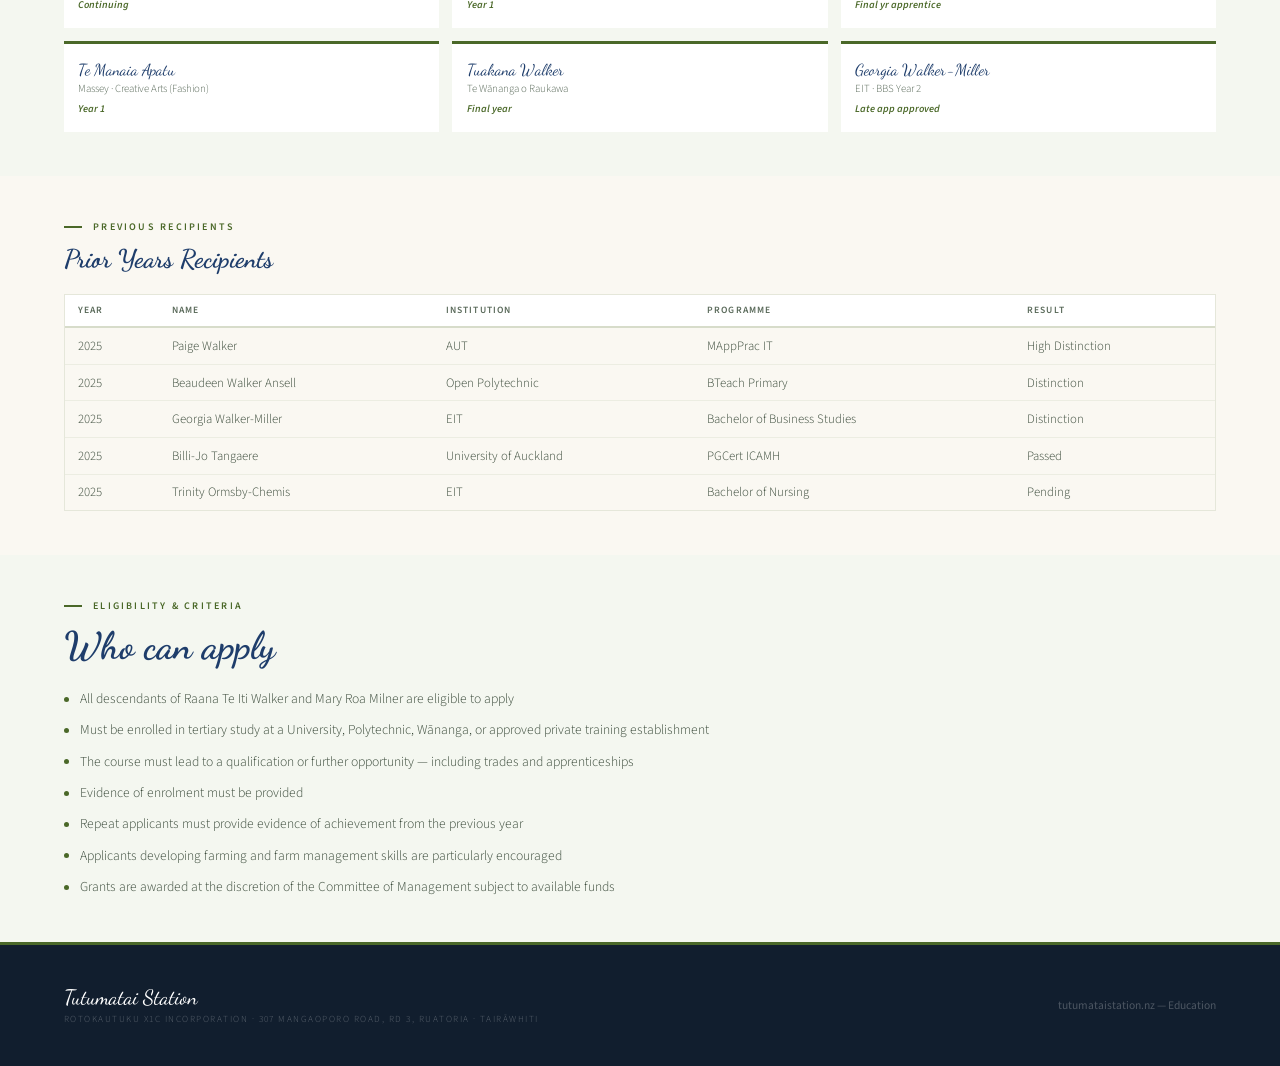
<file: education.html>
<!DOCTYPE html>
<html lang="en">
<head>
<meta charset="UTF-8">
<meta name="description" content="Education grants for descendants of Raana Te Iti Walker and Mary Roa Milner in tertiary study."><meta name="viewport" content="width=device-width,initial-scale=1.0">
<title>Education Grant Programme — Tutumatai Station</title>
<link rel="icon" href="/favicon.ico" sizes="any">
<link rel="icon" type="image/png" href="/favicon-32.png">
<link rel="apple-touch-icon" href="/apple-touch-icon.png">
<link href="https://fonts.googleapis.com/css2?family=Dancing+Script:wght@600;700&family=Source+Sans+3:ital,wght@0,300;0,400;0,600;1,400&display=swap" rel="stylesheet">
<link rel="stylesheet" href="/styles.css">
<style>
.hero{margin-top:64px;position:relative;display:flex;align-items:flex-end;overflow:hidden;}
.hero-img{position:absolute;inset:0;background-size:cover;background-position:center center;}
.hero-img::after{content:'';position:absolute;inset:0;background:linear-gradient(to bottom,rgba(0,0,0,0.05) 0%,rgba(0,0,0,0.45) 100%);}
.hero-content{position:relative;z-index:2;padding:0 4rem 3rem;}
.eyebrow{font-size:0.65rem;letter-spacing:0.22em;text-transform:uppercase;color:rgba(255,255,255,0.65);margin-bottom:0.7rem;display:flex;align-items:center;gap:0.7rem;font-weight:300;}
.eyebrow::before{content:'';display:block;width:24px;height:1px;background:rgba(255,255,255,0.4);}
.hero h1{font-family:'Dancing Script',cursive;font-size:clamp(2.2rem,5vw,4.2rem);color:white;line-height:1.05;text-shadow:0 2px 20px rgba(0,0,0,0.3);margin-bottom:0.5rem;}
.hero-sub{color:rgba(255,255,255,0.78);font-size:0.97rem;font-weight:300;max-width:500px;line-height:1.6;}
.section.sky{background:var(--light-sky);}
.lead{color:var(--text-mid);font-size:0.96rem;line-height:1.85;font-weight:300;max-width:700px;margin-bottom:1rem;}
.apply-banner{background:var(--pasture-mid);padding:1.5rem 4rem;display:flex;align-items:center;justify-content:space-between;gap:2rem;flex-wrap:wrap;}
.apply-banner p{color:rgba(255,255,255,0.85);font-size:0.9rem;font-weight:300;}
.apply-banner strong{color:white;}
.btn-apply{display:inline-block;background:white;color:var(--pasture-mid);padding:0.6rem 1.4rem;font-size:0.78rem;font-weight:600;letter-spacing:0.1em;text-transform:uppercase;text-decoration:none;border-radius:2px;white-space:nowrap;}
.grant-grid{display:grid;grid-template-columns:repeat(3,1fr);gap:1px;background:rgba(74,104,40,0.12);border:1px solid rgba(74,104,40,0.12);margin-top:1.5rem;}
.gs-item{background:white;padding:1.4rem;}
.gs-num{font-family:'Dancing Script',cursive;font-size:2rem;color:var(--pasture);line-height:1;margin-bottom:0.2rem;}
.gs-label{font-size:0.78rem;font-weight:600;color:var(--sky-dark);margin-bottom:0.3rem;}
.gs-desc{font-size:0.74rem;color:var(--text-light);line-height:1.5;font-weight:300;}
.recipients{display:grid;grid-template-columns:repeat(3,1fr);gap:0.8rem;margin-top:1.5rem;}
.r-card{background:white;border-top:3px solid var(--pasture);overflow:hidden;}
.r-card .r-body{padding:1rem 0.9rem;}
.r-photo{width:100%;height:150px;object-fit:cover;object-position:center 20%;display:block;}
.r-ph{width:100%;height:150px;display:flex;flex-direction:column;align-items:center;justify-content:center;gap:4px;}
.r-ph .r-icon{font-size:1.6rem;opacity:0.3;}
.r-ph span{font-family:monospace;font-size:0.55rem;color:rgba(255,255,255,0.4);background:rgba(0,0,0,0.3);padding:0.1rem 0.3rem;border-radius:2px;text-align:center;max-width:90%;word-break:break-all;display:block;}
.r-body{padding:0.7rem;}
.r-name{font-family:'Dancing Script',cursive;font-size:1rem;color:var(--sky-dark);line-height:1.2;margin-bottom:0.2rem;}
.r-course{font-size:0.68rem;color:var(--text-light);font-weight:300;line-height:1.3;margin-bottom:0.3rem;}
.r-result{font-size:0.65rem;color:var(--pasture);font-weight:600;font-style:italic;}
.past-wrap{max-height:320px;overflow-y:auto;margin-top:1.2rem;border:1px solid rgba(74,104,40,0.12);}
.past-table{width:100%;border-collapse:collapse;font-size:0.8rem;}
.past-table th{text-align:left;font-size:0.6rem;letter-spacing:0.12em;text-transform:uppercase;color:var(--text-light);font-weight:600;padding:0.55rem 0.8rem;border-bottom:2px solid rgba(74,104,40,0.2);background:white;position:sticky;top:0;}
.past-table td{padding:0.55rem 0.8rem;border-bottom:1px solid rgba(74,104,40,0.08);color:var(--text-mid);font-weight:300;}
.past-table tr:last-child td{border-bottom:none;}
.criteria-list{list-style:none;display:flex;flex-direction:column;gap:0.6rem;margin-top:1.2rem;max-width:700px;}
.criteria-list li{display:flex;gap:0.7rem;align-items:flex-start;font-size:0.85rem;color:var(--text-mid);font-weight:300;line-height:1.6;}
.criteria-list li::before{content:'';display:block;width:5px;height:5px;border-radius:50%;background:var(--pasture);flex-shrink:0;margin-top:0.55rem;}
@media(max-width:900px){.recipients{grid-template-columns:repeat(3,1fr);}}
@media(max-width:768px){
  nav{padding:0 1.2rem;}
  .nav-links{display:none;}
  .nav-hamburger{display:flex;}
  .nav-mobile.open{display:block;}
  .hero-content{padding:0 1.5rem 2rem;}
  .section{padding:2rem 1.25rem;}
  .apply-banner{padding:1.2rem 1.5rem;}
  .grant-grid{grid-template-columns:1fr;}
  .recipients{grid-template-columns:repeat(2,1fr);}
  footer{flex-direction:column;gap:1rem;padding:2rem 1.5rem;text-align:center;}
}
@media(max-width:480px){
  .recipients{grid-template-columns:1fr 1fr;}
}
</style>
</head>
<body>

<nav>
  <a href="/index.html" class="nav-logo">Tutumatai Station<span>Rotokautuku X1C Incorporation · Tairāwhiti</span></a>
  <ul class="nav-links">
    <li><a href="/about.html">Our Tipuna</a></li>
    <li><a href="/farm.html">The Farm</a></li>
    <li><a href="/governance.html">Governance</a></li>
    <li><a href="/education.html" class="active">Education</a></li>
    <li><a href="/news.html">News</a></li>
    <li><a href="/contact.html">Contact</a></li>
  </ul>
  <button class="nav-hamburger" id="hamburger" aria-label="Menu"><span></span><span></span><span></span></button>
</nav>
<div class="nav-mobile" id="mobileNav">
  <a href="/about.html">Our Tipuna</a>
  <a href="/farm.html">The Farm</a>
  <a href="/governance.html">Governance</a>
  <a href="/education.html" class="active">Education</a>
  <a href="/news.html">News</a>
  <a href="/contact.html">Contact</a>
</div>

<!-- ✏️ Hero photo: education-hero.jpg -->
<section class="framed-hero">
  <div class="eyebrow">Descendants of Raana Te Iti Walker &amp; Mary Roa Milner</div>
  <h1>Education Grants</h1>
  <p class="hero-sub">Supporting the next generation of our whānau through tertiary education.</p>
  <img src="/images/education-hero-web.jpg?v=20261015a" class="fh-photo" alt="Students and whānau" style="object-position:center center;">
</section>

<!-- ✏️ Update status and deadline each year -->
<div class="apply-banner">
  <p><strong>2026 applications are closed.</strong> Accepting applications for 2027 from February 2027. All descendants of Raana Te Iti Walker and Mary Roa Milner in tertiary study are eligible.</p>
  <a href="#criteria" class="btn-apply">Eligibility Criteria →</a>
</div>

<section class="section cream">
  <div class="inner">
    <div class="sec-label">The programme</div>
    <h2>Investing in Our Rangatahi</h2>
    <p class="lead">Established in 2025 to provide financial support to descendants in tertiary study. Up to $5,000 available annually across all recipients.</p>
    <div class="grant-grid">
      <div class="gs-item"><div class="gs-num">$1,000</div><div class="gs-label">Base grant per year</div><div class="gs-desc">For eligible descendants enrolled full-time across two semesters</div></div>
      <div class="gs-item"><div class="gs-num">$1,200</div><div class="gs-label">Maximum incl. excellence bonus</div><div class="gs-desc">10–20% bonus for distinction or high distinction results</div></div>
      <div class="gs-item"><div class="gs-num">70 / 30</div><div class="gs-label">Payment structure</div><div class="gs-desc">70% upfront on signing · 30% on evidence of completion</div></div>
    </div>
  </div>
</section>

<!-- ✏️ 2026 RECIPIENTS
     To add a photo: replace the r-ph div with:
     <img src="/images/FILENAME.jpg" class="r-photo" alt="Name">
     Gradient colours are page accents — leave as-is unless asked.
-->
<section class="section" id="2026-recipients">
  <div class="inner">
    <div class="sec-label">2026 recipients</div>
    <h2>Class of 2026</h2>
    <div class="recipients">
      <div class="r-card">
        <div class="r-body"><div class="r-name">Beaudeen Walker Ansell</div><div class="r-course">Open Poly · BTeach Yr 2</div><div class="r-result">Continuing</div></div>
      </div>
      <div class="r-card">
        <div class="r-body"><div class="r-name">Kaia Walker-Waitoa</div><div class="r-course">Te Wānanga o Raukawa</div><div class="r-result">Year 1</div></div>
      </div>
      <div class="r-card">
        <div class="r-body"><div class="r-name">Taurua Luke-Royal</div><div class="r-course">Competenz · Engineering L4</div><div class="r-result">Final yr apprentice</div></div>
      </div>
      <div class="r-card">
        <div class="r-body"><div class="r-name">Te Manaia Apatu</div><div class="r-course">Massey · Creative Arts (Fashion)</div><div class="r-result">Year 1</div></div>
      </div>
      <div class="r-card">
        <div class="r-body"><div class="r-name">Tuakana Walker</div><div class="r-course">Te Wānanga o Raukawa</div><div class="r-result">Final year</div></div>
      </div>
      <div class="r-card">
        <div class="r-body"><div class="r-name">Georgia Walker-Miller</div><div class="r-course">EIT · BBS Year 2</div><div class="r-result">Late app approved</div></div>
      </div>
    </div>
  </div>
</section>

<!-- ✏️ Past recipients table — add rows as years progress -->
<section class="section cream">
  <div class="inner">
    <div class="sec-label">Previous recipients</div>
    <h2 style="font-size:1.6rem;">Prior Years Recipients</h2>
    <div class="past-wrap">
      <table class="past-table">
        <thead><tr><th>Year</th><th>Name</th><th>Institution</th><th>Programme</th><th>Result</th></tr></thead>
        <tbody>
          <tr><td>2025</td><td>Paige Walker</td><td>AUT</td><td>MAppPrac IT</td><td>High Distinction</td></tr>
          <tr><td>2025</td><td>Beaudeen Walker Ansell</td><td>Open Polytechnic</td><td>BTeach Primary</td><td>Distinction</td></tr>
          <tr><td>2025</td><td>Georgia Walker-Miller</td><td>EIT</td><td>Bachelor of Business Studies</td><td>Distinction</td></tr>
          <tr><td>2025</td><td>Billi-Jo Tangaere</td><td>University of Auckland</td><td>PGCert ICAMH</td><td>Passed</td></tr>
          <tr><td>2025</td><td>Trinity Ormsby-Chemis</td><td>EIT</td><td>Bachelor of Nursing</td><td>Pending</td></tr>
          <!-- ✏️ Add: <tr><td>Year</td><td>Name</td><td>Institution</td><td>Programme</td><td>Result</td></tr> -->
        </tbody>
      </table>
    </div>
  </div>
</section>

<!-- ✏️ Eligibility criteria -->
<section class="section" id="criteria">
  <div class="inner">
    <div class="sec-label">Eligibility &amp; criteria</div>
    <h2>Who can apply</h2>
    <ul class="criteria-list">
      <li>All descendants of Raana Te Iti Walker and Mary Roa Milner are eligible to apply</li>
      <li>Must be enrolled in tertiary study at a University, Polytechnic, Wānanga, or approved private training establishment</li>
      <li>The course must lead to a qualification or further opportunity — including trades and apprenticeships</li>
      <li>Evidence of enrolment must be provided</li>
      <li>Repeat applicants must provide evidence of achievement from the previous year</li>
      <li>Applicants developing farming and farm management skills are particularly encouraged</li>
      <li>Grants are awarded at the discretion of the Committee of Management subject to available funds</li>
    </ul>
  </div>
</section>

<footer>
  <div class="logo">Tutumatai Station<span>Rotokautuku X1C Incorporation · 307 Mangaoporo Road, RD 3, Ruatoria · Tairāwhiti</span></div>
  <p>tutumataistation.nz — Education</p>
</footer>

<script>
const btn = document.getElementById('hamburger');
const mob = document.getElementById('mobileNav');
btn.addEventListener('click', () => mob.classList.toggle('open'));
document.querySelectorAll('.nav-mobile a').forEach(a => a.addEventListener('click', () => mob.classList.remove('open')));
</script>
</body>
</html>
</file>
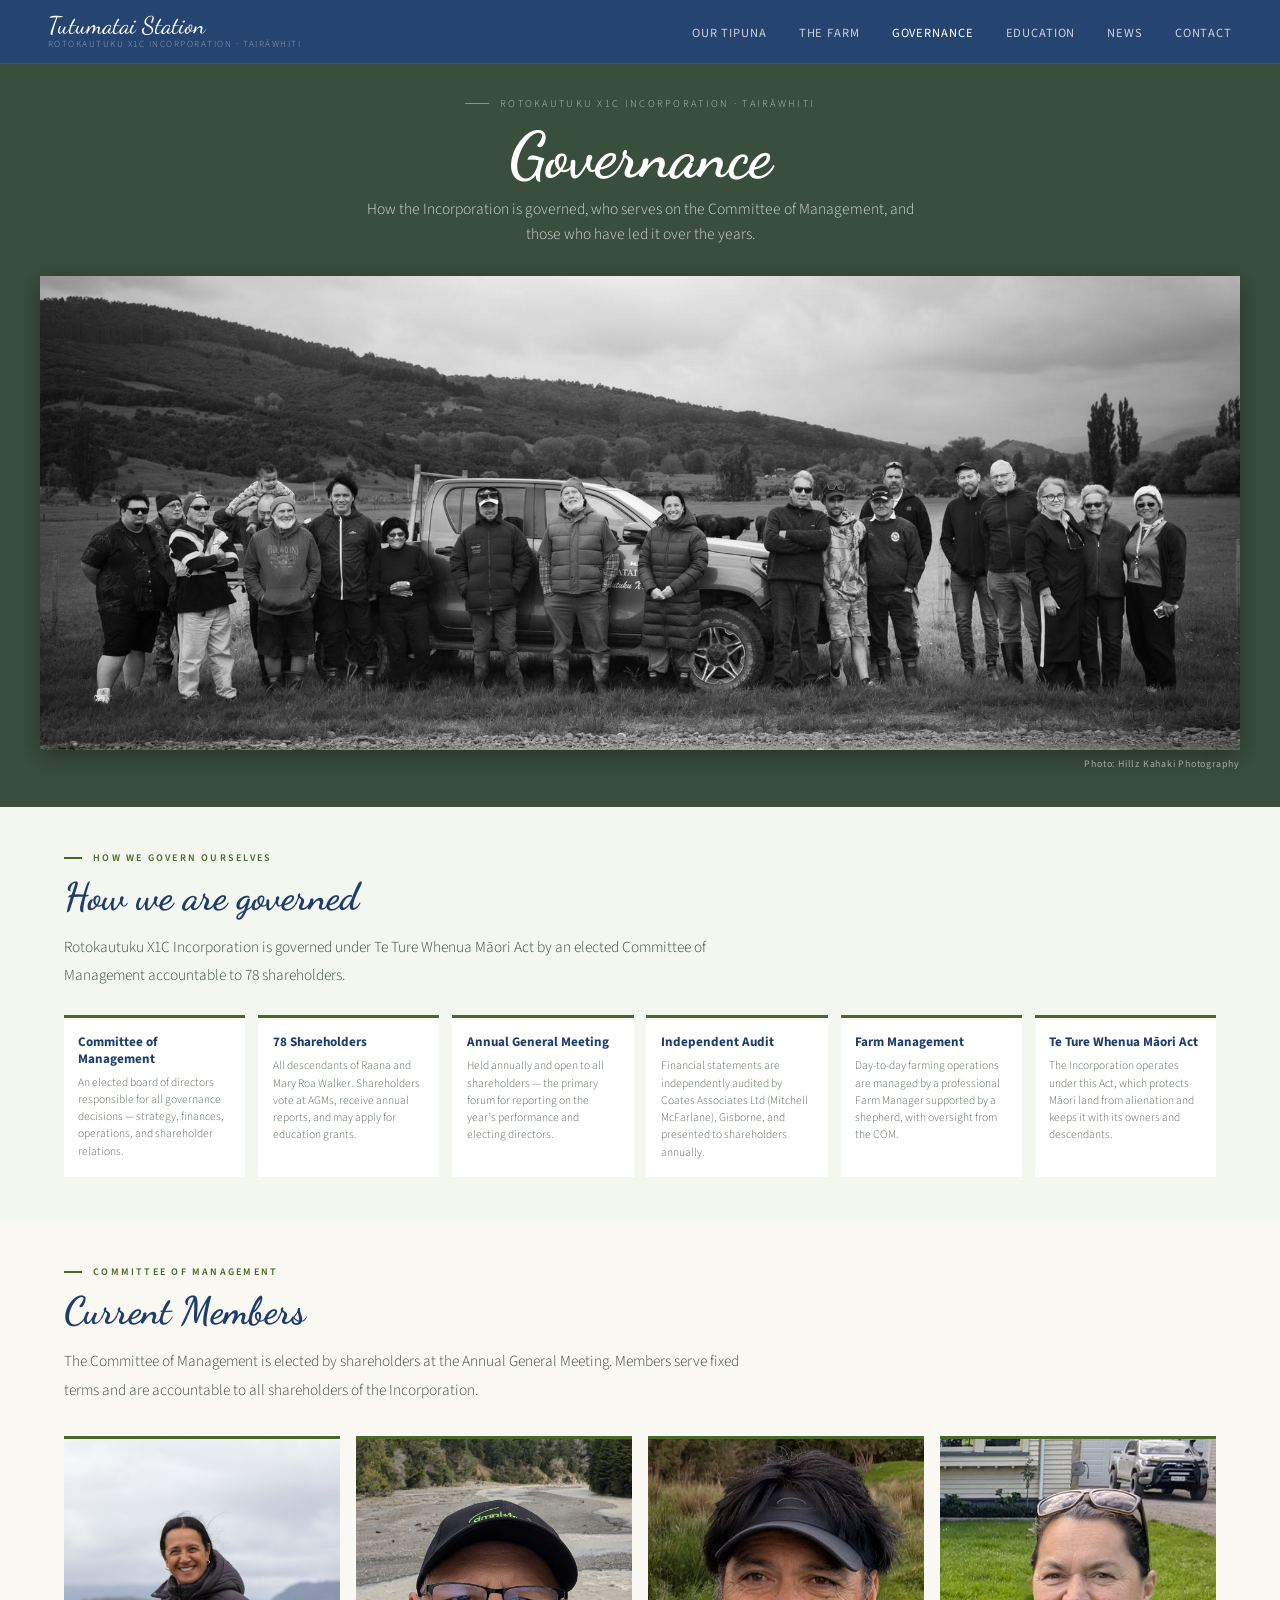
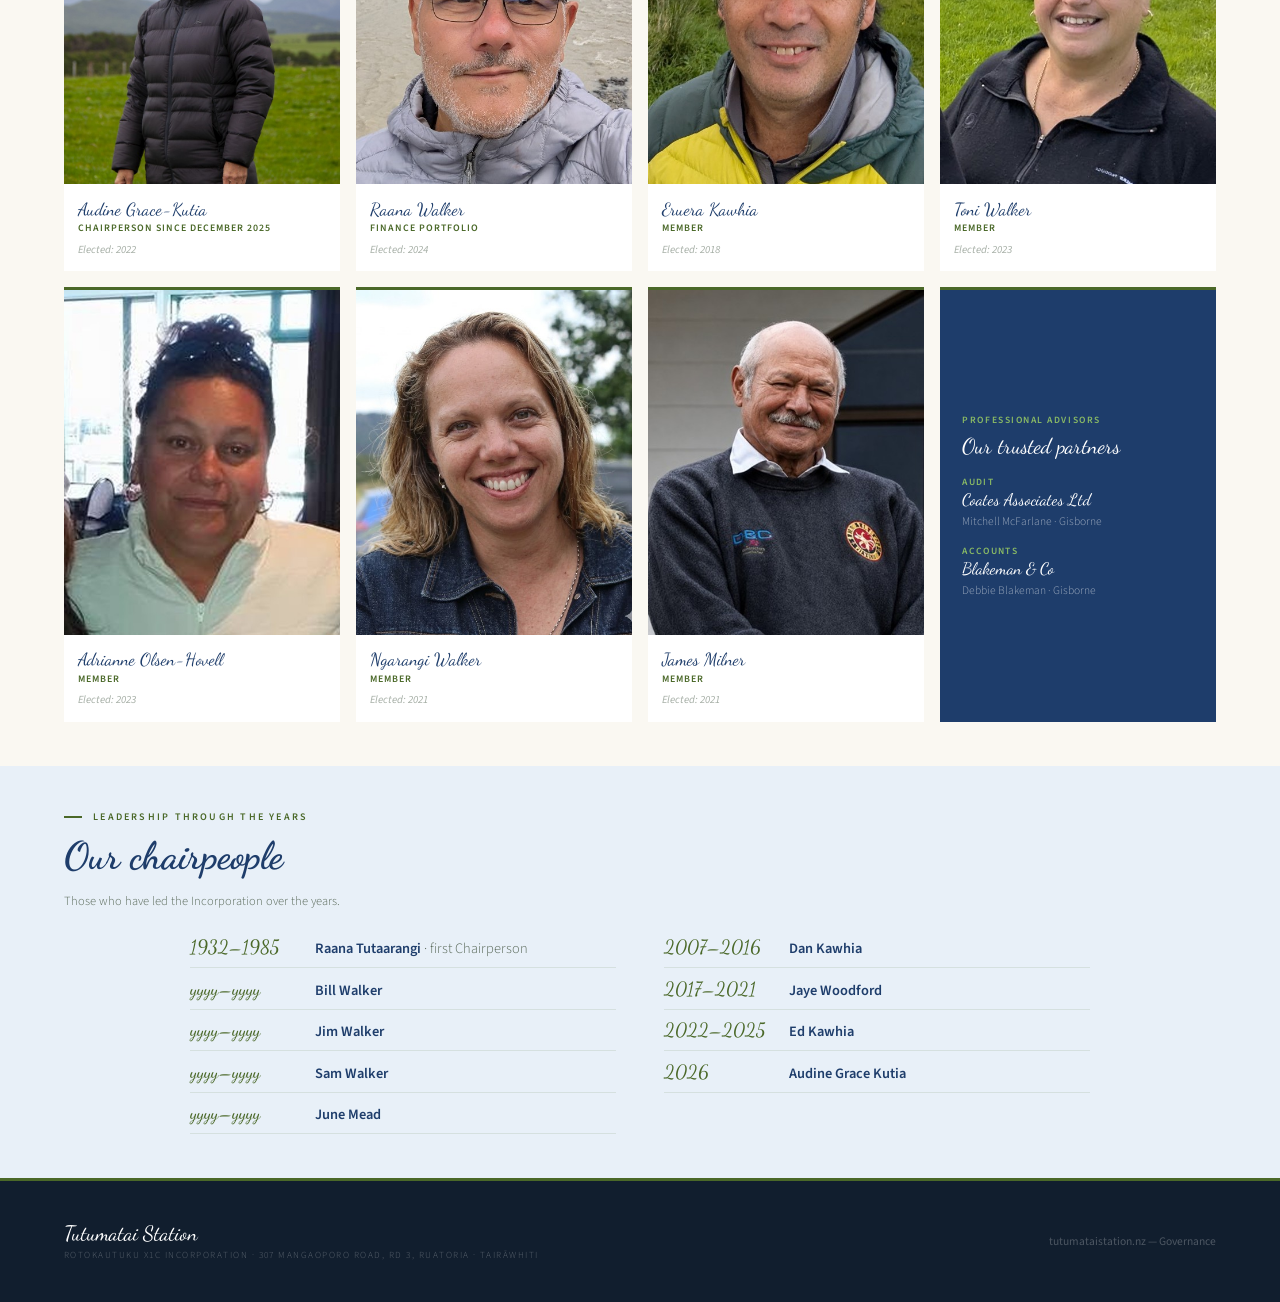
<file: governance.html>
<!DOCTYPE html>
<html lang="en">
<head>
<meta charset="UTF-8">
<meta name="description" content="How Rotokautuku X1C Incorporation is governed — the Committee of Management, our partners and past chairpeople."><meta name="viewport" content="width=device-width,initial-scale=1.0">
<title>Governance — Tutumatai Station</title>
<link rel="icon" href="/favicon.ico" sizes="any">
<link rel="icon" type="image/png" href="/favicon-32.png">
<link rel="apple-touch-icon" href="/apple-touch-icon.png">
<link href="https://fonts.googleapis.com/css2?family=Dancing+Script:wght@600;700&family=Source+Sans+3:ital,wght@0,300;0,400;0,600;1,400&display=swap" rel="stylesheet">
<link rel="stylesheet" href="/styles.css">
<style>
.gov-hero{margin-top:64px;background:#394e3d;padding:2rem 2rem 2.25rem;text-align:center;display:flex;flex-direction:column;align-items:center;}
.gov-hero .eyebrow{justify-content:center;}
.gov-hero h1{font-family:'Dancing Script',cursive;font-size:clamp(2.2rem,5vw,4.2rem);color:white;line-height:1.05;margin-bottom:0.5rem;}
.gov-hero .hero-sub{margin:0 auto 1.8rem;}
.gov-hero-fig{width:100%;max-width:1200px;margin:0;}
.gov-hero-fig img{width:100%;height:auto;display:block;box-shadow:0 6px 24px rgba(0,0,0,0.35);}
.gov-hero-fig figcaption{text-align:right;font-size:0.62rem;letter-spacing:0.08em;color:rgba(255,255,255,0.55);margin-top:0.4rem;}
@media(max-width:768px){.gov-hero{padding:2rem 1rem 2.5rem;}}
.hero{margin-top:64px;position:relative;display:flex;align-items:flex-end;overflow:hidden;}
.hero-img{position:absolute;inset:0;background-size:cover;background-position:center center;}
.hero-img::after{content:'';position:absolute;inset:0;background:linear-gradient(to bottom,rgba(0,0,0,0.05) 0%,rgba(0,0,0,0.45) 100%);}
.hero-content{position:relative;z-index:2;padding:0 4rem 3rem;}
.eyebrow{font-size:0.65rem;letter-spacing:0.22em;text-transform:uppercase;color:rgba(255,255,255,0.65);margin-bottom:0.7rem;display:flex;align-items:center;gap:0.7rem;font-weight:300;}
.eyebrow::before{content:'';display:block;width:24px;height:1px;background:rgba(255,255,255,0.4);}
.hero h1{font-family:'Dancing Script',cursive;font-size:clamp(2.2rem,5vw,4.2rem);color:white;line-height:1.05;text-shadow:0 2px 20px rgba(0,0,0,0.3);margin-bottom:0.5rem;}
.hero-sub{color:rgba(255,255,255,0.78);font-size:0.97rem;font-weight:300;max-width:560px;line-height:1.6;}
.gov-header{margin-top:64px;background:var(--sky-dark);color:white;padding:3.5rem 4rem;}
.gov-header .eyebrow{font-size:0.65rem;letter-spacing:0.22em;text-transform:uppercase;color:rgba(255,255,255,0.6);margin-bottom:0.6rem;font-weight:300;}
.gov-header h1{font-family:'Dancing Script',cursive;font-size:clamp(2rem,4vw,3.2rem);line-height:1.05;margin-bottom:0.5rem;}
.gov-header p{color:rgba(255,255,255,0.78);font-size:0.92rem;font-weight:300;max-width:620px;line-height:1.6;}
.section.sky{background:var(--light-sky);}
.section.dark{background:var(--sky-dark);}
.sec-label.light{color:rgba(150,200,100,0.8);}
.sec-label.light::before{background:rgba(150,200,100,0.8);}
h2.light{color:white;}
.lead{color:var(--text-mid);font-size:0.96rem;line-height:1.85;font-weight:300;max-width:700px;margin-bottom:1rem;}
.gov-grid{display:grid;grid-template-columns:repeat(6,1fr);gap:0.8rem;margin-top:1.6rem;}
.gov-item{background:white;border-top:3px solid var(--pasture);padding:1rem 0.9rem;}
.gov-item h4{font-size:0.82rem;color:var(--sky-dark);margin-bottom:0.4rem;line-height:1.25;}
.gov-item p{font-size:0.72rem;color:var(--text-light);font-weight:300;line-height:1.5;}
.com-grid{display:grid;grid-template-columns:repeat(4,1fr);gap:1rem;margin-top:2rem;}
.person-card{background:white;border-top:3px solid var(--pasture);overflow:hidden;}
.person-photo{width:100%;aspect-ratio:4/5;object-fit:cover;object-position:center;display:block;}
.person-photo-ph{width:100%;aspect-ratio:4/5;background:linear-gradient(135deg,#2a3a2a,#1a2a1a);display:flex;flex-direction:column;align-items:center;justify-content:center;gap:4px;}
.person-photo-ph span{font-family:monospace;font-size:0.58rem;color:rgba(255,255,255,0.5);background:rgba(0,0,0,0.4);padding:0.15rem 0.4rem;border-radius:2px;text-align:center;max-width:90%;word-break:break-all;}
.person-body{padding:0.9rem;}
.person-name{font-family:'Dancing Script',cursive;font-size:1.1rem;color:var(--sky-dark);margin-bottom:0.1rem;line-height:1.2;}
.person-role{font-size:0.62rem;letter-spacing:0.1em;text-transform:uppercase;color:var(--pasture);font-weight:600;margin-bottom:0.4rem;}
.person-tenure{font-size:0.68rem;color:rgba(90,106,90,0.55);margin-top:0.3rem;font-style:italic;}
.staff-grid{display:grid;grid-template-columns:repeat(3,1fr);gap:1.2rem;margin-top:2rem;}
.staff-card{background:white;padding:1.2rem;border-left:3px solid var(--sky);}
.staff-photo{width:100%;aspect-ratio:4/5;object-fit:cover;object-position:center;display:block;margin-bottom:0.8rem;}
.staff-photo-ph{width:100%;aspect-ratio:4/5;background:linear-gradient(135deg,#1e3d6b,#2d5a96);display:flex;flex-direction:column;align-items:center;justify-content:center;gap:4px;margin-bottom:0.8rem;}
.staff-photo-ph span{font-family:monospace;font-size:0.58rem;color:rgba(255,255,255,0.5);background:rgba(0,0,0,0.4);padding:0.15rem 0.4rem;border-radius:2px;text-align:center;max-width:90%;word-break:break-all;}
.staff-card h4{font-family:'Dancing Script',cursive;font-size:1.1rem;color:var(--sky-dark);margin-bottom:0.1rem;}
.staff-card .role{font-size:0.62rem;letter-spacing:0.1em;text-transform:uppercase;color:var(--sky);font-weight:600;margin-bottom:0.4rem;}
.staff-card p{font-size:0.76rem;color:var(--text-light);font-weight:300;line-height:1.5;}
.advisor-grid{display:grid;grid-template-columns:repeat(2,1fr);gap:1rem;margin-top:1.5rem;max-width:640px;}
.advisor-card{border:1px solid rgba(255,255,255,0.1);padding:1.4rem;}
.advisor-tag{font-size:0.6rem;letter-spacing:0.14em;text-transform:uppercase;color:var(--pasture-light);margin-bottom:0.4rem;font-weight:600;}
.advisor-name{font-family:'Dancing Script',cursive;font-size:1.1rem;color:white;margin-bottom:0.2rem;}
.advisor-sub{font-size:0.75rem;color:rgba(255,255,255,0.5);font-weight:300;}
.partner-card{background:var(--sky-dark);display:flex;align-items:center;}
.partner-inner{padding:1.3rem 1.4rem;width:100%;}
.partner-eyebrow{font-size:0.6rem;letter-spacing:0.16em;text-transform:uppercase;color:rgba(150,200,100,0.9);font-weight:600;margin-bottom:0.5rem;}
.partner-title{font-family:'Dancing Script',cursive;font-size:1.35rem;color:#fff;margin-bottom:1rem;line-height:1.1;}
.partner-entry{margin-bottom:0.9rem;}.partner-entry:last-child{margin-bottom:0;}
.partner-card .advisor-tag{display:block;margin-bottom:0.15rem;color:rgba(150,200,100,0.9);}
.partner-card .advisor-name{display:block;color:#fff;font-family:'Dancing Script',cursive;font-size:1.05rem;line-height:1.1;}
.partner-card .advisor-sub{display:block;font-size:0.72rem;color:rgba(255,255,255,0.55);font-weight:300;margin-top:0.1rem;}
.past-wrap{max-height:380px;overflow-y:auto;margin-top:1.2rem;border:1px solid rgba(74,104,40,0.12);}
.past-table{width:100%;border-collapse:collapse;font-size:0.82rem;}
.past-table th{text-align:left;font-size:0.62rem;letter-spacing:0.12em;text-transform:uppercase;color:var(--text-light);font-weight:600;padding:0.6rem 0.8rem;border-bottom:2px solid rgba(74,104,40,0.2);background:white;position:sticky;top:0;}
.past-table td{padding:0.65rem 0.8rem;border-bottom:1px solid rgba(74,104,40,0.08);color:var(--text-mid);font-weight:300;font-size:0.8rem;}
.past-table tr:last-child td{border-bottom:none;}
@media(max-width:900px){.gov-grid{grid-template-columns:repeat(3,1fr);}.com-grid{grid-template-columns:repeat(3,1fr);}}
@media(max-width:768px){
  nav{padding:0 1.2rem;}
  .nav-links{display:none;}
  .nav-hamburger{display:flex;}
  .nav-mobile.open{display:block;}
  .gov-header{padding:2.5rem 1.5rem;}
  .hero-content{padding:0 1.5rem 2rem;}
  .section{padding:2rem 1.25rem;}
  .gov-grid{grid-template-columns:repeat(2,1fr);}
  .com-grid{grid-template-columns:repeat(2,1fr);}
  .staff-grid{grid-template-columns:1fr 1fr;}
  .advisor-grid{grid-template-columns:1fr;}
  footer{flex-direction:column;gap:1rem;padding:2rem 1.5rem;text-align:center;}
}
@media(max-width:480px){.gov-grid{grid-template-columns:1fr 1fr;}.com-grid{grid-template-columns:1fr 1fr;}.staff-grid{grid-template-columns:1fr;}}
.strand-title{font-family:'Dancing Script',cursive;font-size:1.5rem;color:var(--sky-dark);margin:2.5rem 0 0.3rem;}
.strand-sub{font-size:0.78rem;color:var(--text-light);font-weight:300;margin-bottom:0.5rem;}
.tl{display:flex;flex-direction:column;gap:0;max-width:800px;margin:1rem auto 0;}
.tl-item{display:grid;grid-template-columns:120px 1fr;gap:1.25rem;padding:0.75rem 0;border-bottom:1px solid rgba(74,104,40,0.12);}
.tl-item:last-child{border-bottom:none;}
.tl-year{font-family:'Dancing Script',cursive;font-size:1.2rem;color:var(--pasture);line-height:1.1;padding-top:0.1rem;white-space:nowrap;}
.tl-content h4{font-size:0.9rem;font-weight:600;color:var(--sky-dark);margin-bottom:0.3rem;}
.tl-content p{font-size:0.82rem;color:var(--text-light);line-height:1.6;font-weight:300;}
@media(max-width:768px){.tl-item{grid-template-columns:80px 1fr;gap:1rem;}}
.chairs{display:grid;grid-template-columns:1fr 1fr;grid-template-rows:repeat(5,auto);grid-auto-flow:column;column-gap:3rem;max-width:900px;}
.chairs .tl-item{grid-template-columns:105px 1fr;padding:0.5rem 0;align-items:baseline;}
.chairs .tl-item:last-child{border-bottom:1px solid rgba(74,104,40,0.12);}
.chairs .tl-content p{display:none;}
.chairs .tl-content h4{margin:0;}
@media(max-width:700px){.chairs{grid-template-columns:1fr;grid-template-rows:none;grid-auto-flow:row;}}
</style>
</head>
<body>

<!-- ✏️ NAV — do not edit structure -->
<nav>
  <a href="/index.html" class="nav-logo">Tutumatai Station<span>Rotokautuku X1C Incorporation · Tairāwhiti</span></a>
  <ul class="nav-links">
    <li><a href="/about.html">Our Tipuna</a></li>
    <li><a href="/farm.html">The Farm</a></li>
    <li><a href="/governance.html" class="active">Governance</a></li>
    <li><a href="/education.html">Education</a></li>
    <li><a href="/news.html">News</a></li>
    <li><a href="/contact.html">Contact</a></li>
  </ul>
  <button class="nav-hamburger" id="hamburger" aria-label="Menu"><span></span><span></span><span></span></button>
</nav>
<div class="nav-mobile" id="mobileNav">
  <a href="/about.html">Our Tipuna</a>
  <a href="/farm.html">The Farm</a>
  <a href="/governance.html" class="active">Governance</a>
  <a href="/education.html">Education</a>
  <a href="/news.html">News</a>
  <a href="/contact.html">Contact</a>
</div>

<!-- ✏️ Hero: governance-hero.jpg (shareholders at the station · photo Hillz Kahaki Photography) -->
<section class="gov-hero">
  <div class="eyebrow">Rotokautuku X1C Incorporation · Tairāwhiti</div>
  <h1>Governance</h1>
  <p class="hero-sub">How the Incorporation is governed, who serves on the Committee of Management, and those who have led it over the years.</p>
  <figure class="gov-hero-fig">
    <img src="/images/governance-hero.jpg?v=20261014a" alt="Shareholders and whānau at Tutumatai Station" width="1920" height="759">
    <figcaption>Photo: Hillz Kahaki Photography</figcaption>
  </figure>
</section>

<!-- ✏️ HOW WE ARE GOVERNED (one row) -->
<section class="section">
  <div class="inner">
    <div class="sec-label">How we govern ourselves</div>
    <h2>How we are governed</h2>
    <p class="lead">Rotokautuku X1C Incorporation is governed under Te Ture Whenua Māori Act by an elected Committee of Management accountable to 78 shareholders.</p>
    <div class="gov-grid">
      <div class="gov-item"><h4>Committee of Management</h4><p>An elected board of directors responsible for all governance decisions — strategy, finances, operations, and shareholder relations.</p></div>
      <div class="gov-item"><h4>78 Shareholders</h4><p>All descendants of Raana and Mary Roa Walker. Shareholders vote at AGMs, receive annual reports, and may apply for education grants.</p></div>
      <div class="gov-item"><h4>Annual General Meeting</h4><p>Held annually and open to all shareholders — the primary forum for reporting on the year's performance and electing directors.</p></div>
      <div class="gov-item"><h4>Independent Audit</h4><p>Financial statements are independently audited by Coates Associates Ltd (Mitchell McFarlane), Gisborne, and presented to shareholders annually.</p></div>
      <div class="gov-item"><h4>Farm Management</h4><p>Day-to-day farming operations are managed by a professional Farm Manager supported by a shepherd, with oversight from the COM.</p></div>
      <div class="gov-item"><h4>Te Ture Whenua Māori Act</h4><p>The Incorporation operates under this Act, which protects Māori land from alienation and keeps it with its owners and descendants.</p></div>
    </div>
  </div>
</section>

<!-- ✏️ COM CARDS — to update a photo, upload people-1.jpg … people-7.jpg to images/ -->
<section class="section cream">
  <div class="inner">
    <div class="sec-label">Committee of Management</div>
    <h2>Current Members</h2>
    <p class="lead">The Committee of Management is elected by shareholders at the Annual General Meeting. Members serve fixed terms and are accountable to all shareholders of the Incorporation.</p>
    <div class="com-grid">
      <div class="person-card">
        <img src="/images/people-1.jpg" class="person-photo" alt="Audine Grace-Kutia"
             onerror="this.outerHTML='<div class=\'person-photo-ph\'><span>people-1.jpg</span></div>'">
        <div class="person-body">
          <div class="person-name">Audine Grace-Kutia</div>
          <div class="person-role">Chairperson since December 2025</div>
          <div class="person-tenure">Elected: 2022</div>
        </div>
      </div>
      <div class="person-card">
        <img src="/images/people-2.jpg" class="person-photo" alt="Raana Walker"
             onerror="this.outerHTML='<div class=\'person-photo-ph\'><span>people-2.jpg</span></div>'">
        <div class="person-body">
          <div class="person-name">Raana Walker</div>
          <div class="person-role">Finance Portfolio</div>
          <div class="person-tenure">Elected: 2024</div>
        </div>
      </div>
      <div class="person-card">
        <img src="/images/people-3.jpg" class="person-photo" alt="Eruera Kawhia"
             onerror="this.outerHTML='<div class=\'person-photo-ph\'><span>people-3.jpg</span></div>'">
        <div class="person-body">
          <div class="person-name">Eruera Kawhia</div>
          <div class="person-role">Member</div>
          <div class="person-tenure">Elected: 2018</div>
        </div>
      </div>
      <div class="person-card">
        <img src="/images/people-4.jpg" class="person-photo" alt="Toni Walker"
             onerror="this.outerHTML='<div class=\'person-photo-ph\'><span>people-4.jpg</span></div>'">
        <div class="person-body">
          <div class="person-name">Toni Walker</div>
          <div class="person-role">Member</div>
          <div class="person-tenure">Elected: 2023</div>
        </div>
      </div>
      <div class="person-card">
        <img src="/images/people-5.jpg" class="person-photo" alt="Adrianne Olsen-Hovell"
             onerror="this.outerHTML='<div class=\'person-photo-ph\'><span>people-5.jpg</span></div>'">
        <div class="person-body">
          <div class="person-name">Adrianne Olsen-Hovell</div>
          <div class="person-role">Member</div>
          <div class="person-tenure">Elected: 2023</div>
        </div>
      </div>
      <div class="person-card">
        <img src="/images/people-6.jpg" class="person-photo" alt="Ngarangi Walker"
             onerror="this.outerHTML='<div class=\'person-photo-ph\'><span>people-6.jpg</span></div>'">
        <div class="person-body">
          <div class="person-name">Ngarangi Walker</div>
          <div class="person-role">Member</div>
          <div class="person-tenure">Elected: 2021</div>
        </div>
      </div>
      <div class="person-card">
        <img src="/images/people-7.jpg" class="person-photo" alt="James Milner"
             onerror="this.outerHTML='<div class=\'person-photo-ph\'><span>people-7.jpg</span></div>'">
        <div class="person-body">
          <div class="person-name">James Milner</div>
          <div class="person-role">Member</div>
          <div class="person-tenure">Elected: 2021</div>
        </div>
      </div>
      <div class="person-card partner-card">
        <div class="partner-inner">
          <div class="partner-eyebrow">Professional advisors</div>
          <div class="partner-title">Our trusted partners</div>
          <div class="partner-entry"><span class="advisor-tag">Audit</span><span class="advisor-name">Coates Associates Ltd</span><span class="advisor-sub">Mitchell McFarlane · Gisborne</span></div>
          <div class="partner-entry"><span class="advisor-tag">Accounts</span><span class="advisor-name">Blakeman &amp; Co</span><span class="advisor-sub">Debbie Blakeman · Gisborne</span></div>
        </div>
      </div>
    </div>
  </div>
</section>

<!-- ✏️ CHAIRPEOPLE (moved from Our Tipuna). Replace yyyy–yyyy with confirmed dates. -->
<section class="section sky">
  <div class="inner">
    <div class="sec-label">Leadership through the years</div>
    <h2>Our chairpeople</h2>
    <div class="strand-sub">Those who have led the Incorporation over the years.</div>
    <div class="tl chairs">
      <div class="tl-item"><div class="tl-year">1932–1985</div><div class="tl-content"><h4>Raana Tutaarangi <span style="font-weight:300;color:var(--text-light);">· first Chairperson</span></h4><p>First Chairperson — took over the whenua in 1932 when his father passed, and led until his own passing in 1985.</p></div></div>
      <div class="tl-item"><div class="tl-year">yyyy–yyyy</div><div class="tl-content"><h4>Bill Walker</h4><p>Chairperson</p></div></div>
      <div class="tl-item"><div class="tl-year">yyyy–yyyy</div><div class="tl-content"><h4>Jim Walker</h4><p>Chairperson</p></div></div>
      <div class="tl-item"><div class="tl-year">yyyy–yyyy</div><div class="tl-content"><h4>Sam Walker</h4><p>Chairperson</p></div></div>
      <div class="tl-item"><div class="tl-year">yyyy–yyyy</div><div class="tl-content"><h4>June Mead</h4><p>Chairperson</p></div></div>
      <div class="tl-item"><div class="tl-year">2007–2016</div><div class="tl-content"><h4>Dan Kawhia</h4><p>Chairperson</p></div></div>
      <div class="tl-item"><div class="tl-year">2017–2021</div><div class="tl-content"><h4>Jaye Woodford</h4><p>Chairperson</p></div></div>
      <div class="tl-item"><div class="tl-year">2022–2025</div><div class="tl-content"><h4>Ed Kawhia</h4><p>Chairperson</p></div></div>
      <div class="tl-item"><div class="tl-year">2026</div><div class="tl-content"><h4>Audine Grace Kutia</h4><p>Chairperson</p></div></div>
    </div>
  </div>
</section>

<footer>
  <div class="logo">Tutumatai Station<span>Rotokautuku X1C Incorporation · 307 Mangaoporo Road, RD 3, Ruatoria · Tairāwhiti</span></div>
  <p>tutumataistation.nz — Governance</p>
</footer>

<script>
const btn = document.getElementById('hamburger');
const mob = document.getElementById('mobileNav');
btn.addEventListener('click', () => mob.classList.toggle('open'));
document.querySelectorAll('.nav-mobile a').forEach(a => a.addEventListener('click', () => mob.classList.remove('open')));
</script>
</body>
</html>
</file>
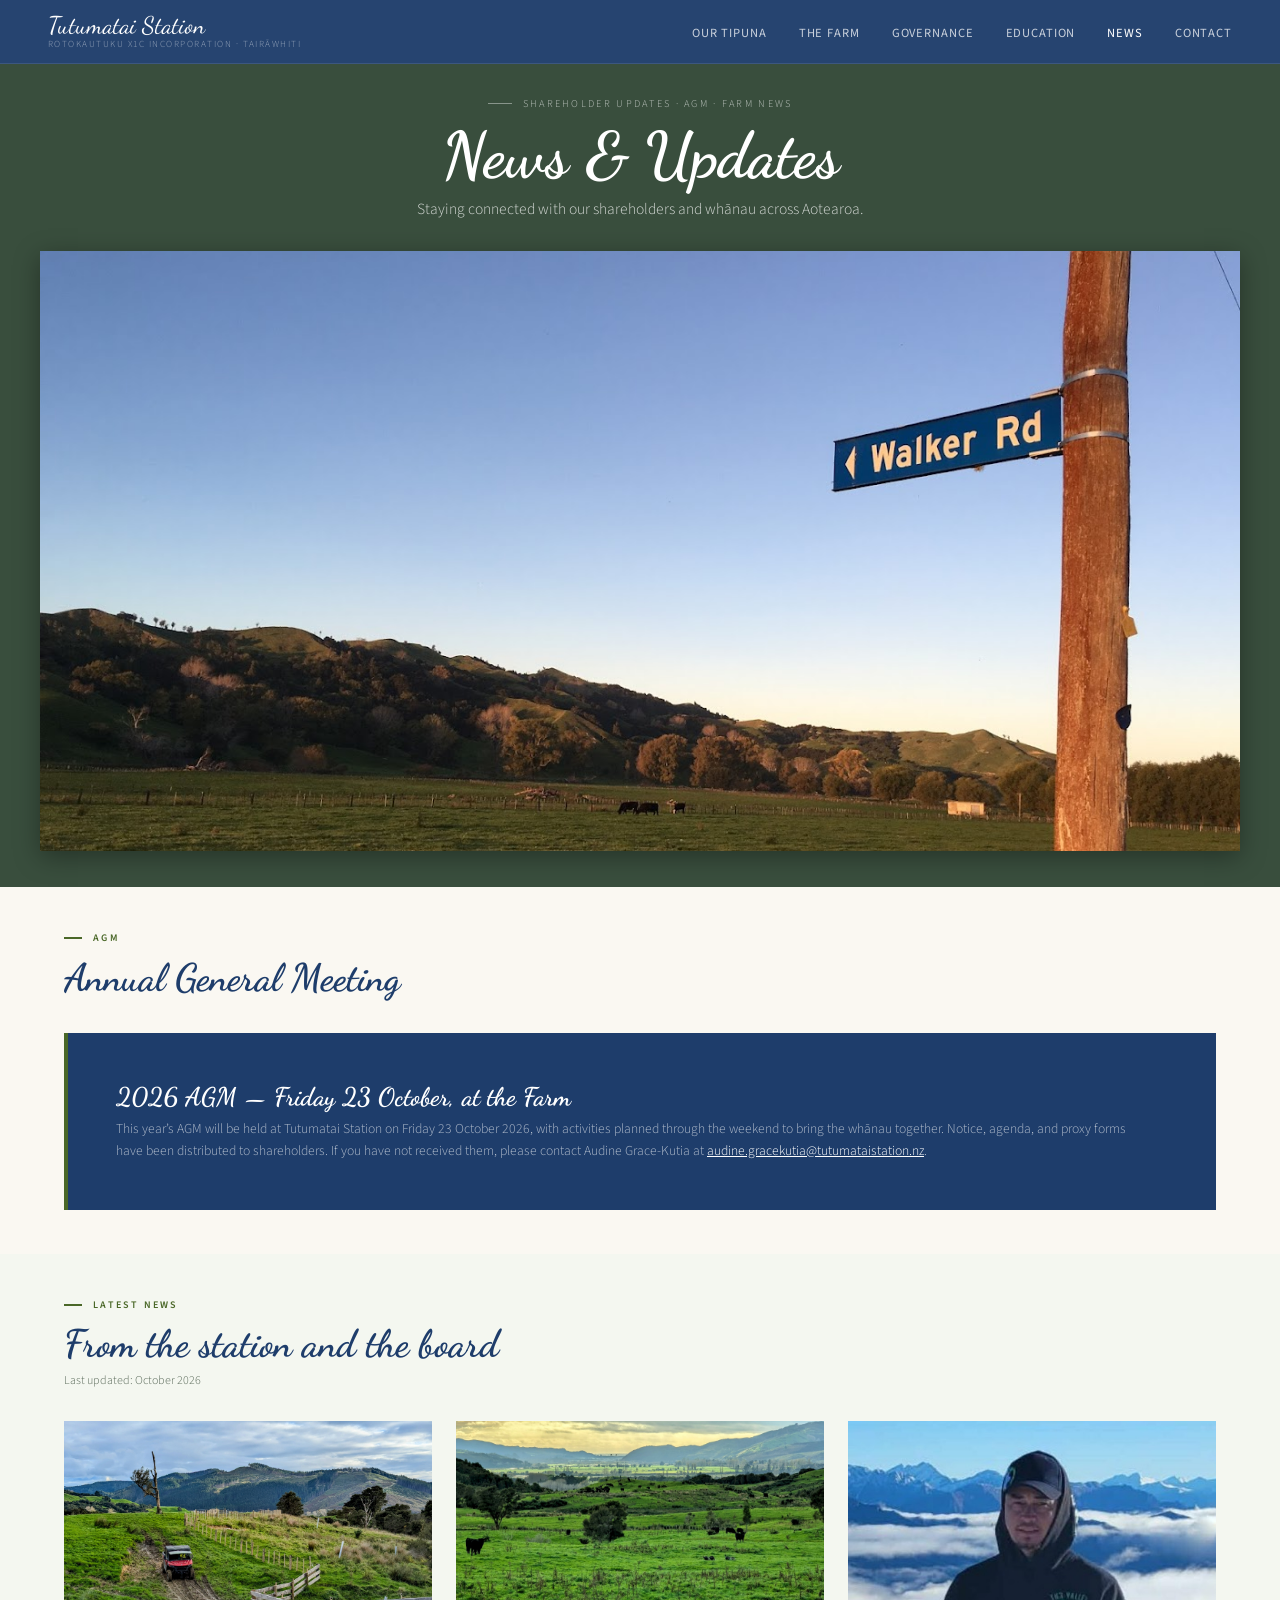
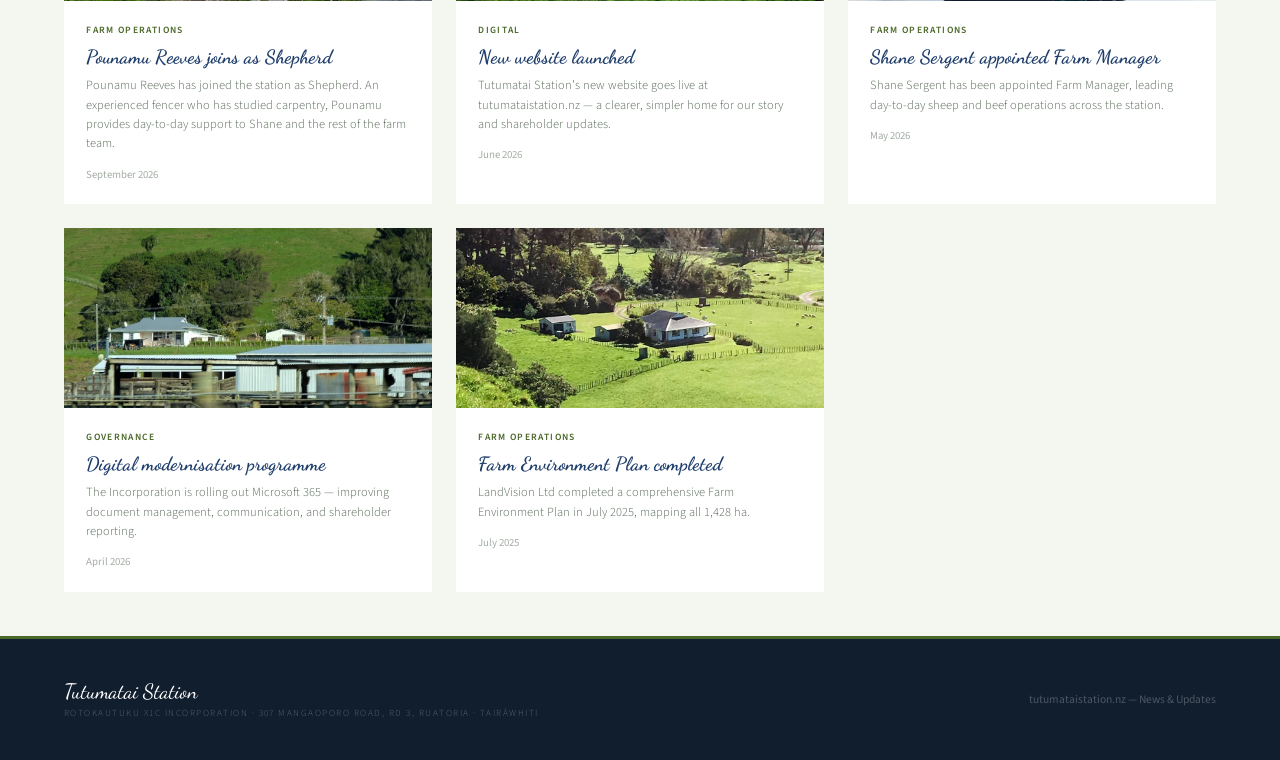
<file: news.html>
<!DOCTYPE html>
<html lang="en">
<head>
<meta charset="UTF-8">
<meta name="description" content="News and updates from Tutumatai Station — AGM, farm operations and board news for shareholders and whānau."><meta name="viewport" content="width=device-width,initial-scale=1.0">
<title>News & Updates — Tutumatai Station</title>
<link rel="icon" href="/favicon.ico" sizes="any">
<link rel="icon" type="image/png" href="/favicon-32.png">
<link rel="apple-touch-icon" href="/apple-touch-icon.png">
<link href="https://fonts.googleapis.com/css2?family=Dancing+Script:wght@600;700&family=Source+Sans+3:ital,wght@0,300;0,400;0,600;1,400&display=swap" rel="stylesheet">
<link rel="stylesheet" href="/styles.css">
<style>
.hero{margin-top:64px;position:relative;display:flex;align-items:flex-end;overflow:hidden;}
.hero-img{position:absolute;inset:0;background-size:cover;background-position:center center;}
.hero-img::after{content:'';position:absolute;inset:0;background:linear-gradient(to bottom,rgba(0,0,0,0.05) 0%,rgba(0,0,0,0.45) 100%);}
.hero-content{position:relative;z-index:2;padding:0 4rem 3rem;}
.eyebrow{font-size:0.65rem;letter-spacing:0.22em;text-transform:uppercase;color:rgba(255,255,255,0.65);margin-bottom:0.7rem;display:flex;align-items:center;gap:0.7rem;font-weight:300;}
.eyebrow::before{content:'';display:block;width:24px;height:1px;background:rgba(255,255,255,0.4);}
.hero h1{font-family:'Dancing Script',cursive;font-size:clamp(2.2rem,5vw,4.2rem);color:white;line-height:1.05;text-shadow:0 2px 20px rgba(0,0,0,0.3);margin-bottom:0.5rem;}
.hero-sub{color:rgba(255,255,255,0.78);font-size:0.97rem;font-weight:300;max-width:500px;line-height:1.6;}
.section.sky{background:var(--light-sky);}
.lead{color:var(--text-mid);font-size:0.96rem;line-height:1.85;font-weight:300;max-width:700px;margin-bottom:1rem;}
.news-grid{display:grid;grid-template-columns:repeat(3,1fr);gap:1.5rem;margin-top:2rem;}
.news-card{background:white;overflow:hidden;}
.news-card-img{width:100%;height:180px;object-fit:cover;display:block;}
.news-card-ph{width:100%;height:180px;background:linear-gradient(135deg,#3D5A3E,#2C3E2D);display:flex;flex-direction:column;align-items:center;justify-content:center;gap:6px;}
.news-card-ph .ph-icon{font-size:2rem;color:rgba(255,255,255,0.25);}
.news-card-ph span{font-family:monospace;font-size:0.6rem;color:rgba(255,255,255,0.4);background:rgba(0,0,0,0.3);padding:0.15rem 0.4rem;border-radius:2px;}
.news-body{padding:1.4rem;}
.news-tag{font-size:0.6rem;letter-spacing:0.14em;text-transform:uppercase;font-weight:600;color:var(--pasture);margin-bottom:0.5rem;}
.news-card h3{font-family:'Dancing Script',cursive;font-size:1.2rem;color:var(--sky-dark);margin-bottom:0.5rem;line-height:1.2;}
.news-card p{font-size:0.78rem;color:var(--text-light);line-height:1.55;font-weight:300;margin-bottom:0.8rem;}
.news-date{font-size:0.68rem;color:rgba(90,106,90,0.55);}
.agm-box{background:var(--sky-dark);padding:3rem;border-left:4px solid var(--pasture);margin-top:2rem;display:grid;grid-template-columns:1fr auto;gap:2rem;align-items:center;}
.agm-box h3{font-family:'Dancing Script',cursive;font-size:1.6rem;color:white;margin-bottom:0.4rem;}
.agm-box p{color:rgba(255,255,255,0.65);font-size:0.85rem;font-weight:300;line-height:1.6;}
.agm-btn{display:inline-block;background:var(--pasture);color:white;padding:0.7rem 1.4rem;font-size:0.75rem;font-weight:600;letter-spacing:0.1em;text-transform:uppercase;text-decoration:none;border-radius:2px;white-space:nowrap;}
@media(max-width:768px){
  nav{padding:0 1.2rem;}
  .nav-links{display:none;}
  .nav-hamburger{display:flex;}
  .nav-mobile.open{display:block;}
  .hero-content{padding:0 1.5rem 2rem;}
  .section{padding:2rem 1.25rem;}
  .news-grid{grid-template-columns:1fr 1fr;}
  .agm-box{grid-template-columns:1fr;gap:1rem;}
  footer{flex-direction:column;gap:1rem;padding:2rem 1.5rem;text-align:center;}
}
@media(max-width:480px){
  .news-grid{grid-template-columns:1fr;}
}
</style>
</head>
<body>

<nav>
  <a href="/index.html" class="nav-logo">Tutumatai Station<span>Rotokautuku X1C Incorporation · Tairāwhiti</span></a>
  <ul class="nav-links">
    <li><a href="/about.html">Our Tipuna</a></li>
    <li><a href="/farm.html">The Farm</a></li>
    <li><a href="/governance.html">Governance</a></li>
    <li><a href="/education.html">Education</a></li>
    <li><a href="/news.html" class="active">News</a></li>
    <li><a href="/contact.html">Contact</a></li>
  </ul>
  <button class="nav-hamburger" id="hamburger" aria-label="Menu"><span></span><span></span><span></span></button>
</nav>
<div class="nav-mobile" id="mobileNav">
  <a href="/about.html">Our Tipuna</a>
  <a href="/farm.html">The Farm</a>
  <a href="/governance.html">Governance</a>
  <a href="/education.html">Education</a>
  <a href="/news.html" class="active">News</a>
  <a href="/contact.html">Contact</a>
</div>

<!-- ✏️ Hero photo: news-hero.jpg (Walker Rd sign, golden hour) -->
<section class="framed-hero">
  <div class="eyebrow">Shareholder Updates · AGM · Farm News</div>
  <h1>News &amp; Updates</h1>
  <p class="hero-sub">Staying connected with our shareholders and whānau across Aotearoa.</p>
  <img src="/images/news-hero.jpg?v=20261015a" class="fh-photo" alt="Walker Rd sign at golden hour" style="object-position:center 40%;">
</section>

<!-- ✏️ AGM box — update date and details each year -->
<section class="section cream">
  <div class="inner">
    <div class="sec-label">AGM</div>
    <h2>Annual General Meeting</h2>
    <div class="agm-box">
      <div>
        <h3>2026 AGM — Friday 23 October, at the Farm</h3>
        <p>This year’s AGM will be held at Tutumatai Station on Friday 23 October 2026, with activities planned through the weekend to bring the whānau together. Notice, agenda, and proxy forms have been distributed to shareholders. If you have not received them, please contact Audine Grace-Kutia at <a href="mailto:audine.gracekutia@tutumataistation.nz" style="color:#fff;text-decoration:underline;">audine.gracekutia@tutumataistation.nz</a>.</p>
      </div>
    </div>
  </div>
</section>

<!-- ✏️ NEWS CARDS
     To add a photo to a card: replace the news-card-ph div with:
     <img src="/images/FILENAME.jpg" class="news-card-img" alt="description">
     Photo filenames used here: news-1.jpg, news-2.jpg
     Missing photos show labelled placeholder automatically.
     To add a new card copy an existing news-card block.
-->
<section class="section">
  <div class="inner">
    <div class="sec-label">Latest news</div>
    <h2>From the station and the board</h2>
    <p style="font-size:0.75rem;color:var(--text-light);font-weight:300;margin-top:-0.5rem;margin-bottom:0;">Last updated: October 2026</p>
    <div class="news-grid">

      <!-- Pounamu joins as Shepherd -->
      <div class="news-card">
        <img src="/images/farm-1.jpg?v=20261015a" class="news-card-img" alt="Fence line on the station" style="object-position:center;">
        <div class="news-body">
          <div class="news-tag">Farm Operations</div>
          <h3>Pounamu Reeves joins as Shepherd</h3>
          <p>Pounamu Reeves has joined the station as Shepherd. An experienced fencer who has studied carpentry, Pounamu provides day-to-day support to Shane and the rest of the farm team.</p>
          <div class="news-date">September 2026</div>
        </div>
      </div>

      <!-- Website launch (#48) -->
      <div class="news-card">
        <img src="/images/home-hero-web.jpg?v=20261015a" class="news-card-img" alt="The valley at Tutumatai Station" style="object-position:center;">
        <div class="news-body">
          <div class="news-tag">Digital</div>
          <h3>New website launched</h3>
          <p>Tutumatai Station&rsquo;s new website goes live at tutumataistation.nz — a clearer, simpler home for our story and shareholder updates.</p>
          <div class="news-date">June 2026</div>
        </div>
      </div>

      <!-- Shane appointed Farm Manager (#50) -->
      <div class="news-card">
        <img src="/images/staff-1.jpg?v=20261015a" class="news-card-img" alt="Shane Sergent" style="object-position:center 25%;">
        <div class="news-body">
          <div class="news-tag">Farm Operations</div>
          <h3>Shane Sergent appointed Farm Manager</h3>
          <p>Shane Sergent has been appointed Farm Manager, leading day-to-day sheep and beef operations across the station.</p>
          <div class="news-date">May 2026</div>
        </div>
      </div>

      <!-- Digital modernisation (kept) -->
      <div class="news-card">
        <img src="/images/farm-6.jpg?v=20261015a" class="news-card-img" alt="Station buildings" style="object-position:center;">
        <div class="news-body">
          <div class="news-tag">Governance</div>
          <h3>Digital modernisation programme</h3>
          <p>The Incorporation is rolling out Microsoft 365 — improving document management, communication, and shareholder reporting.</p>
          <div class="news-date">April 2026</div>
        </div>
      </div>

      <!-- Farm Environment Plan (kept) -->
      <div class="news-card">
        <img src="/images/farm-2.jpg?v=20261015a" class="news-card-img" alt="Station landscape" style="object-position:center;">
        <div class="news-body">
          <div class="news-tag">Farm Operations</div>
          <h3>Farm Environment Plan completed</h3>
          <p>LandVision Ltd completed a comprehensive Farm Environment Plan in July 2025, mapping all 1,428 ha.</p>
          <div class="news-date">July 2025</div>
        </div>
      </div>

      <!-- ✏️ Seasonal / quarterly newsletter — add newsletter cards here as they are published -->


    </div>
  </div>
</section>

<footer>
  <div class="logo">Tutumatai Station<span>Rotokautuku X1C Incorporation · 307 Mangaoporo Road, RD 3, Ruatoria · Tairāwhiti</span></div>
  <p>tutumataistation.nz — News &amp; Updates</p>
</footer>

<script>
const btn = document.getElementById('hamburger');
const mob = document.getElementById('mobileNav');
btn.addEventListener('click', () => mob.classList.toggle('open'));
document.querySelectorAll('.nav-mobile a').forEach(a => a.addEventListener('click', () => mob.classList.remove('open')));
</script>
</body>
</html>
</file>
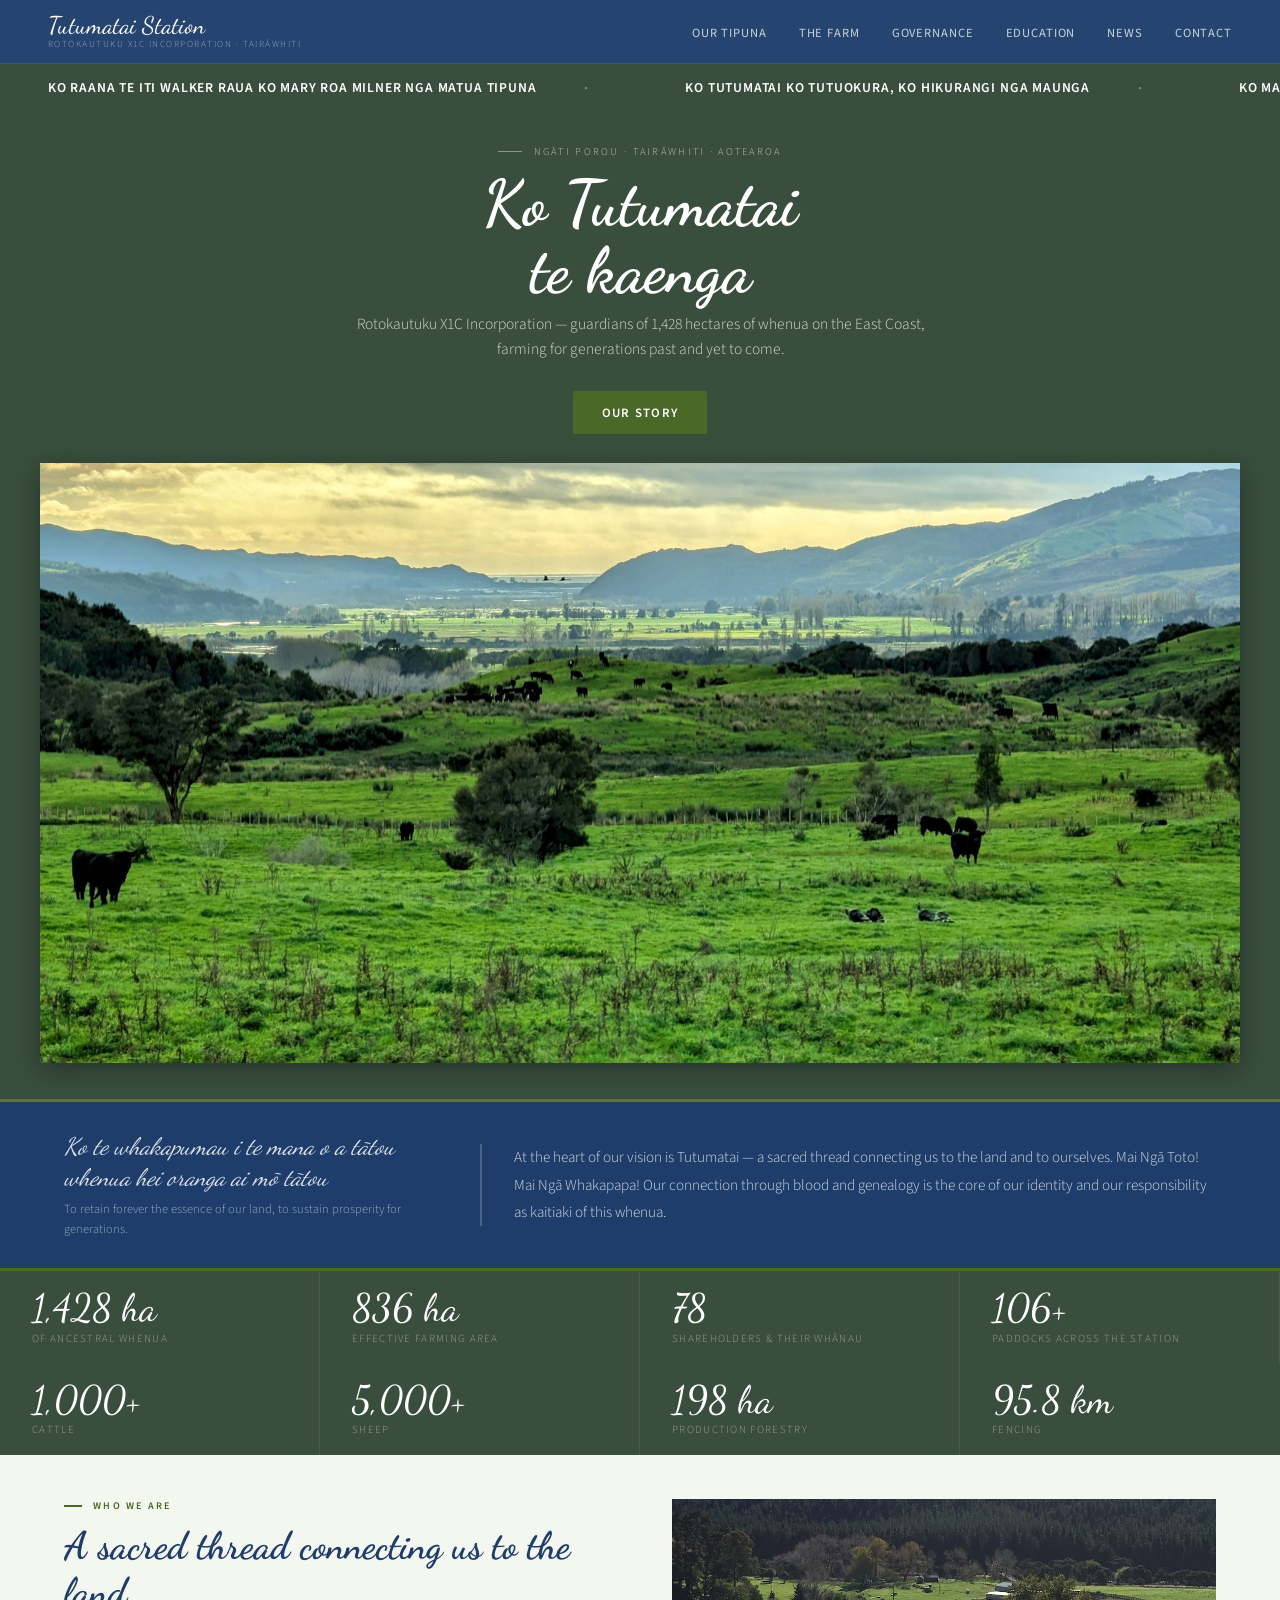
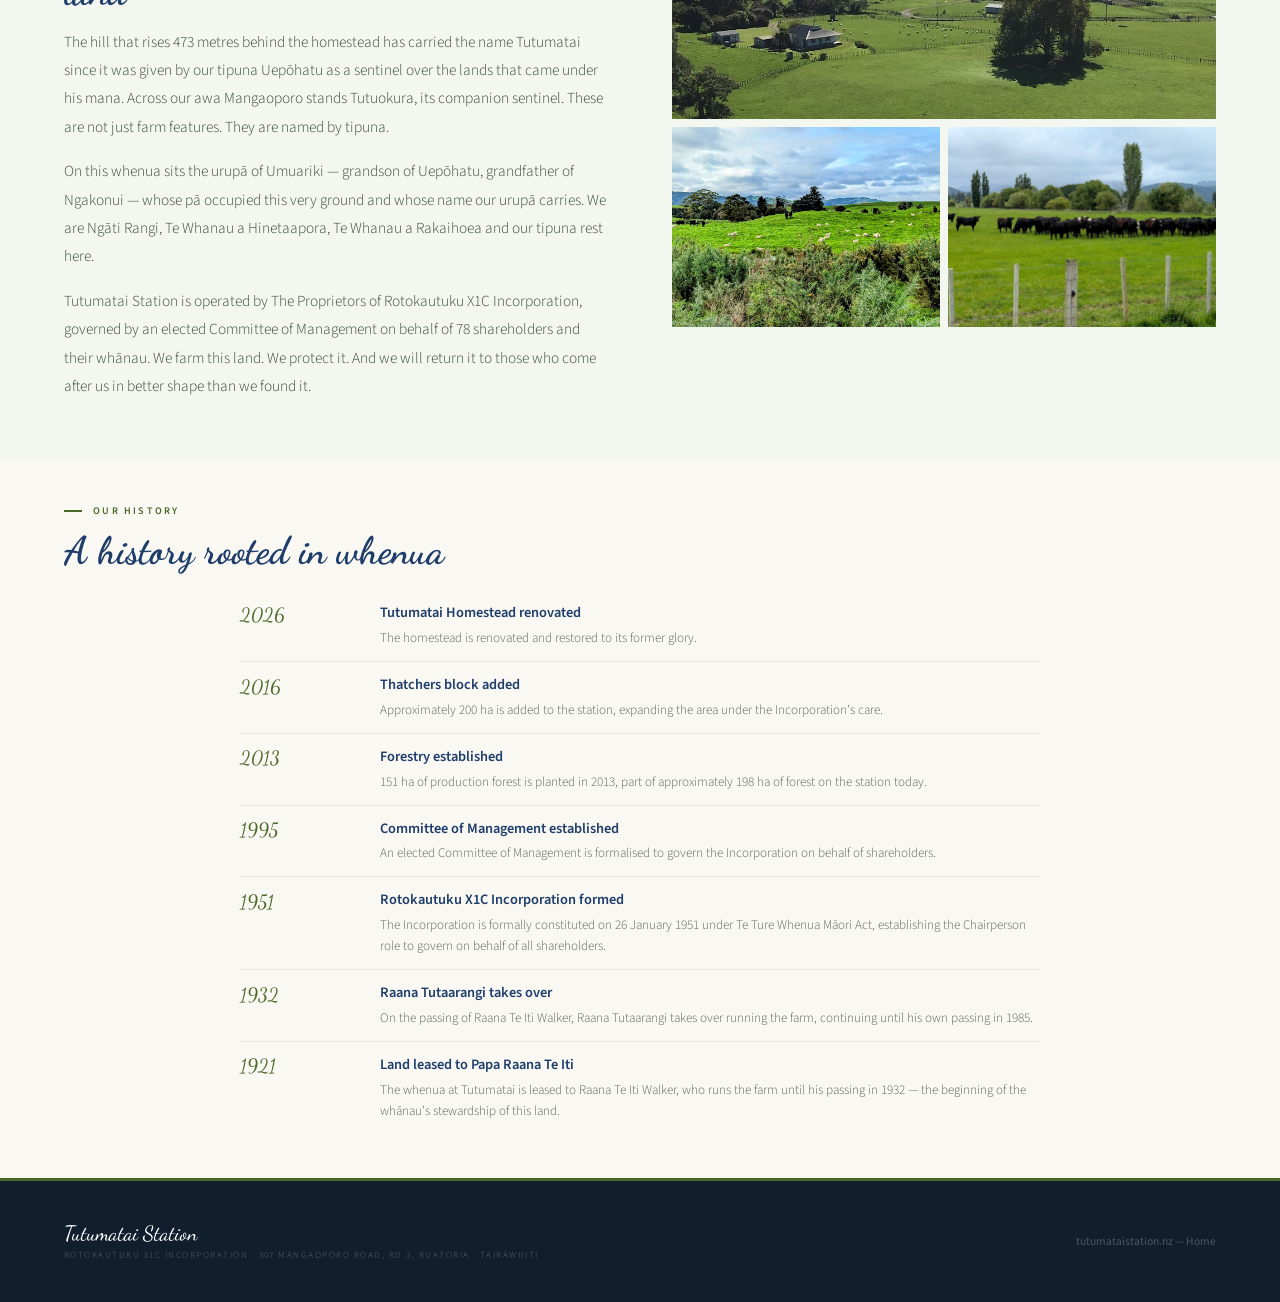
<file: people.html>
<!DOCTYPE html>
<html lang="en">
<head>
<meta charset="UTF-8">
<meta http-equiv="refresh" content="0; url=/index.html">
<link rel="canonical" href="/index.html">
<title>Tutumatai Station</title>
<script>window.location.replace('/index.html');</script>
</head>
<body style="font-family:sans-serif;padding:2rem;">
<p>This page has moved. <a href="/index.html">Go to the Tutumatai Station home page</a>.</p>
</body>
</html>
</file>
<file: styles.css>
:root{--sky:#2d5a96;--sky-dark:#1e3d6b;--pasture:#4a6828;--pasture-mid:#384f1e;--pasture-light:#607040;--off-white:#f4f7f0;--light-sky:#e8f0f8;--cream:#faf8f2;--text:#1a2a1a;--text-mid:#3a4a3a;--text-light:#5a6a5a;}
*{margin:0;padding:0;box-sizing:border-box;}
body{font-family:'Source Sans 3',sans-serif;background:var(--off-white);color:var(--text);overflow-x:hidden;}
nav{position:fixed;top:0;left:0;right:0;z-index:100;display:flex;align-items:center;justify-content:space-between;padding:0 3rem;height:64px;background:rgba(30,61,107,0.96);backdrop-filter:blur(8px);border-bottom:1px solid rgba(255,255,255,0.1);}
.nav-logo{font-family:'Dancing Script',cursive;font-size:1.5rem;color:white;line-height:1;text-decoration:none;}
.nav-logo span{display:block;font-family:'Source Sans 3',sans-serif;font-size:0.58rem;letter-spacing:0.16em;text-transform:uppercase;color:rgba(255,255,255,0.5);font-weight:300;margin-top:2px;}
.nav-links{display:flex;gap:2rem;list-style:none;align-items:center;}
.nav-links a{color:rgba(255,255,255,0.75);text-decoration:none;font-size:0.78rem;letter-spacing:0.07em;text-transform:uppercase;transition:color 0.2s;}
.nav-links a:hover,.nav-links a.active{color:white;}
.nav-portal{background:var(--pasture)!important;color:white!important;padding:0.4rem 1rem;border-radius:2px;font-weight:600!important;}
.nav-hamburger{display:none;background:none;border:none;cursor:pointer;padding:0.5rem;flex-direction:column;gap:5px;}
.nav-hamburger span{display:block;width:22px;height:2px;background:white;border-radius:1px;}
.nav-mobile{display:none;position:fixed;top:64px;left:0;right:0;background:rgba(30,61,107,0.98);z-index:99;padding:1rem 0;border-bottom:2px solid var(--pasture);}
.nav-mobile a{display:block;color:rgba(255,255,255,0.85);text-decoration:none;font-size:0.85rem;letter-spacing:0.07em;text-transform:uppercase;padding:0.8rem 2rem;border-bottom:1px solid rgba(255,255,255,0.06);}
.nav-mobile a:hover{color:white;background:rgba(255,255,255,0.05);}
.nav-mobile .mob-portal{background:var(--pasture);color:white!important;margin:0.8rem 2rem 0;padding:0.7rem 1rem;text-align:center;display:block;}
.section{padding:2.75rem 4rem;}
.section.cream{background:var(--cream);}
.inner{max-width:1200px;margin:0 auto;}
.sec-label{font-size:0.63rem;letter-spacing:0.22em;text-transform:uppercase;color:var(--pasture);margin-bottom:0.6rem;display:flex;align-items:center;gap:0.7rem;font-weight:600;}
.sec-label::before{content:'';display:block;width:18px;height:2px;background:var(--pasture);}
h2{font-family:'Dancing Script',cursive;font-size:clamp(1.8rem,3vw,2.6rem);color:var(--sky-dark);line-height:1.2;margin-bottom:0.8rem;}
footer{background:#111e2e;padding:2.5rem 4rem;display:flex;align-items:center;justify-content:space-between;border-top:3px solid var(--pasture);}
footer .logo{font-family:'Dancing Script',cursive;font-size:1.3rem;color:white;}
footer .logo span{display:block;font-family:'Source Sans 3',sans-serif;font-size:0.58rem;letter-spacing:0.16em;text-transform:uppercase;color:rgba(255,255,255,0.3);font-weight:300;margin-top:2px;}
footer p{font-size:0.72rem;color:rgba(255,255,255,0.25);}

/* Framed hero — green band, title above, photo framed below (all pages) */
.framed-hero{margin-top:64px;background:#394e3d;padding:2rem 2rem 2.25rem;text-align:center;display:flex;flex-direction:column;align-items:center;}
.framed-hero .eyebrow{justify-content:center;font-size:0.65rem;letter-spacing:0.22em;text-transform:uppercase;color:rgba(255,255,255,0.65);margin-bottom:0.7rem;display:flex;align-items:center;gap:0.7rem;font-weight:300;}
.framed-hero .eyebrow::before{content:'';display:block;width:24px;height:1px;background:rgba(255,255,255,0.4);}
.framed-hero h1{font-family:'Dancing Script',cursive;font-size:clamp(2.2rem,5vw,4.2rem);color:white;line-height:1.05;margin-bottom:0.5rem;}
.framed-hero .hero-sub{color:rgba(255,255,255,0.78);font-size:0.97rem;font-weight:300;max-width:600px;line-height:1.6;margin:0 auto 1.8rem;}
.framed-hero .fh-photo{width:100%;max-width:1200px;aspect-ratio:16/8;object-fit:cover;display:block;box-shadow:0 6px 24px rgba(0,0,0,0.35);}
.framed-hero .ctas{justify-content:center;margin:0 0 1.8rem;}
@media(max-width:768px){.framed-hero{padding:1.75rem 1rem 2rem;}.framed-hero .fh-photo{aspect-ratio:4/3;}}
</file>
